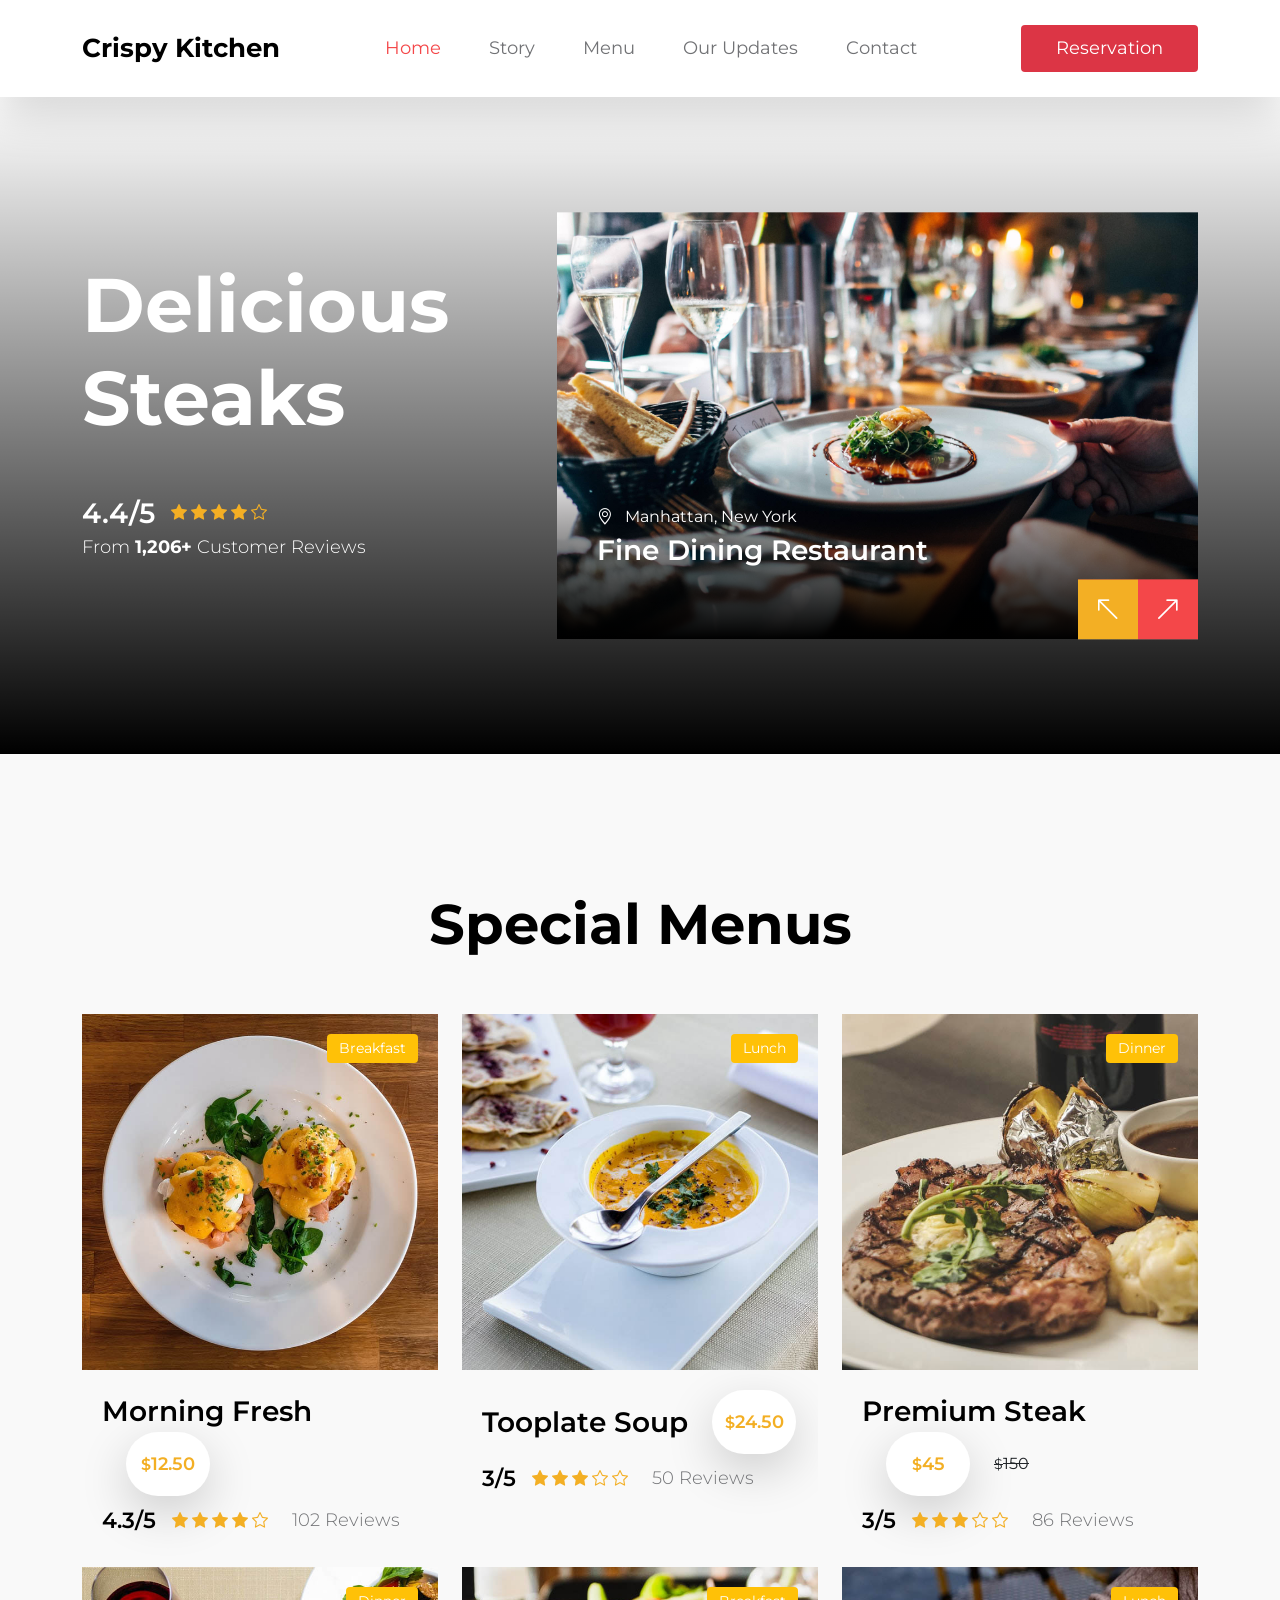
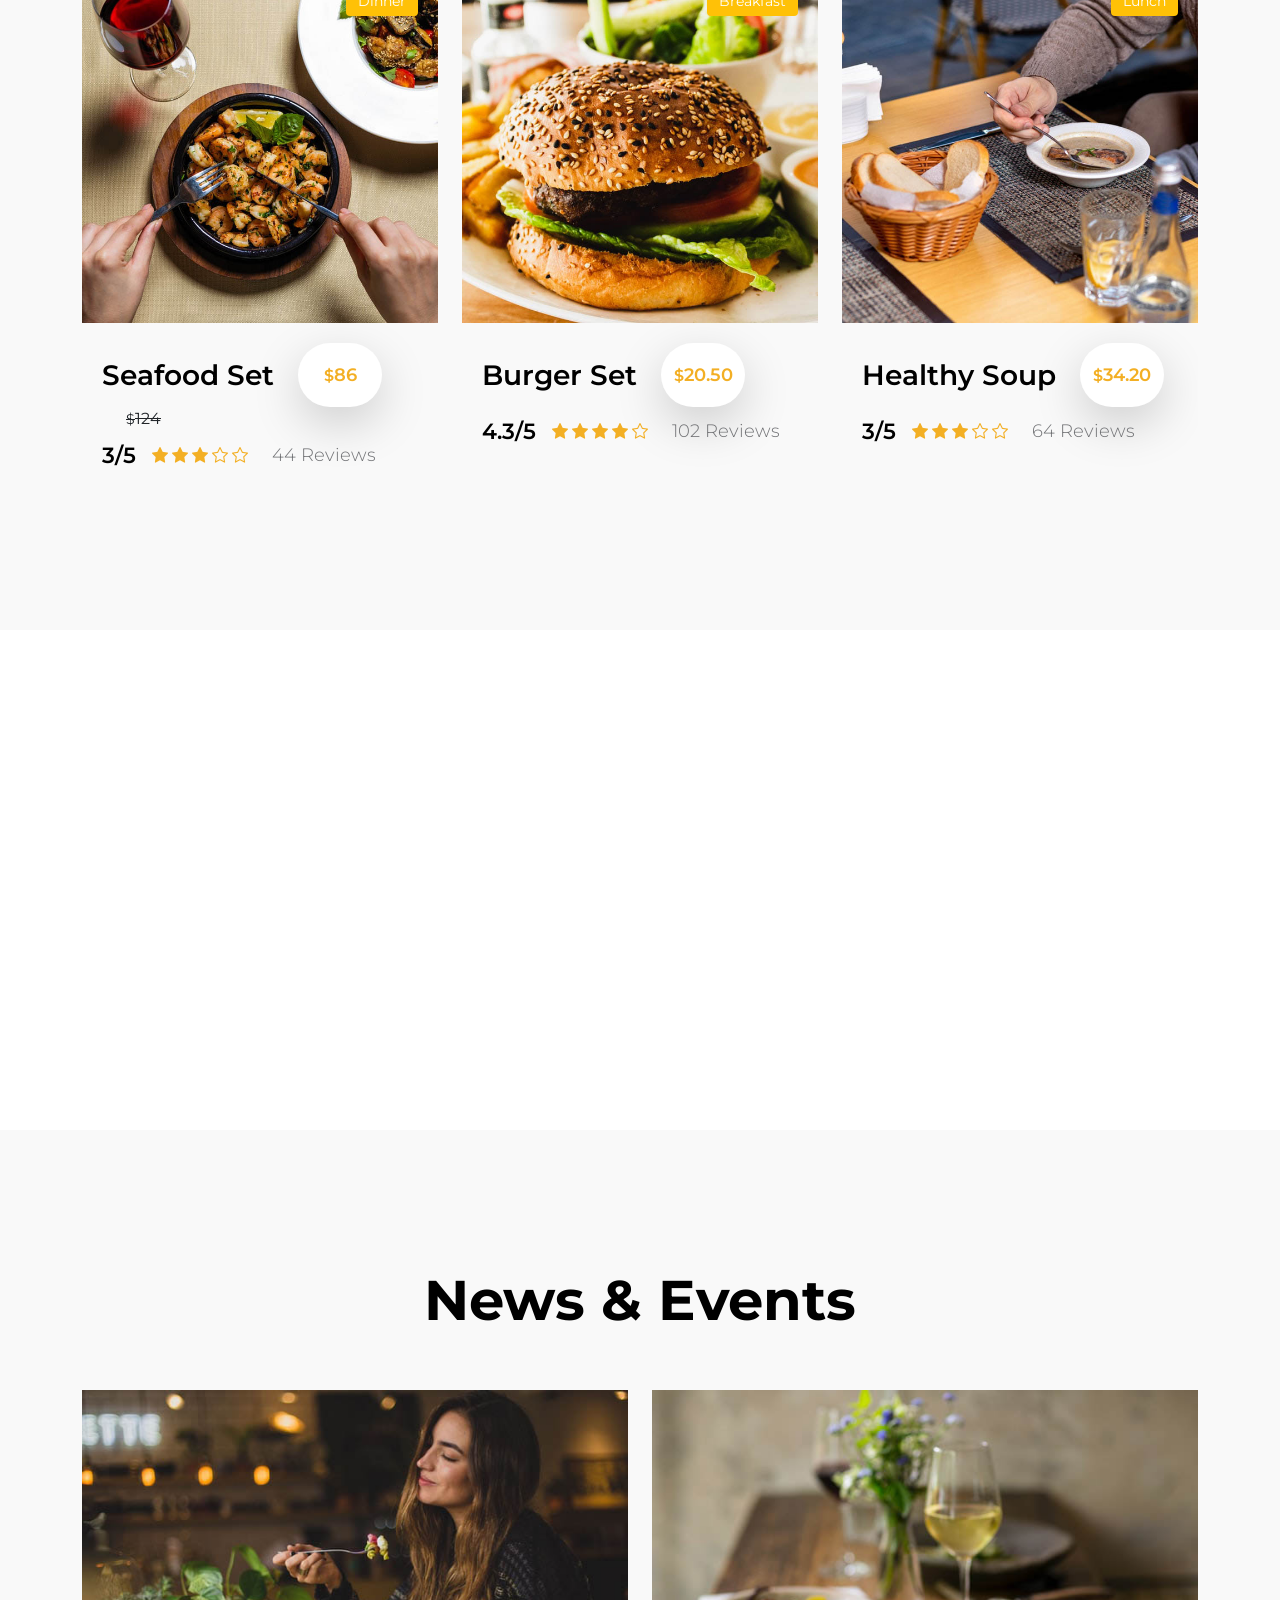
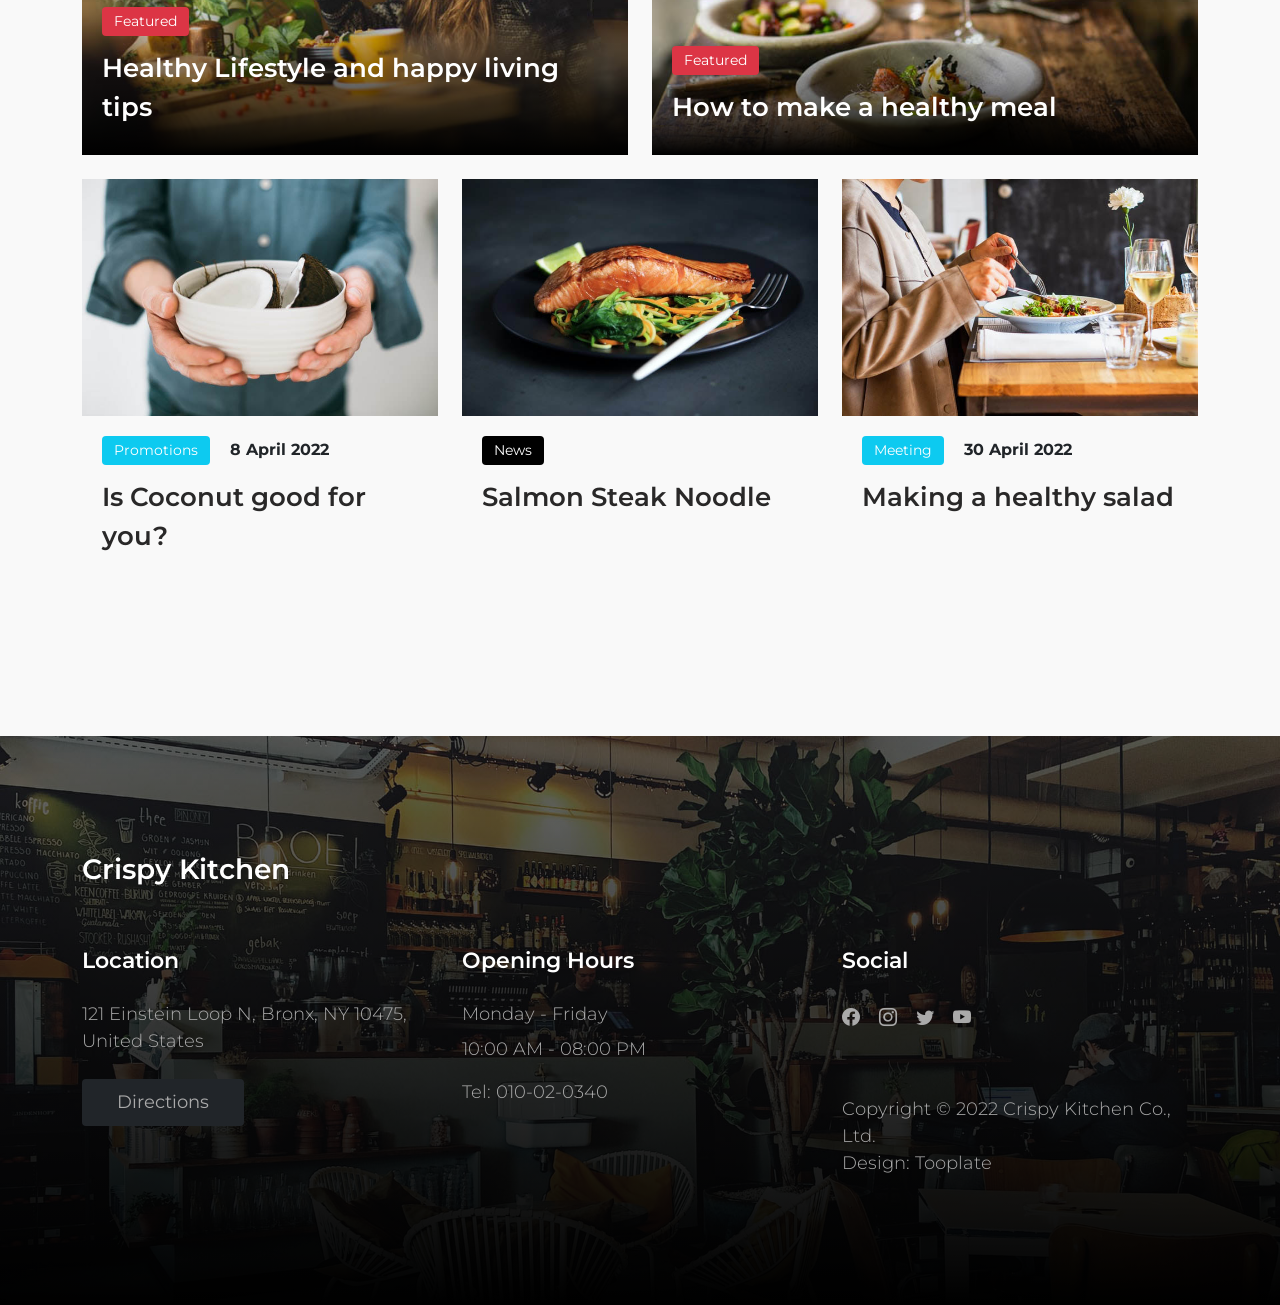
<file: KUNEFEZADE/KUNEFEZADE/index.html>
<!doctype html>
<html lang="en">
    <head>
        <meta charset="utf-8">
        <meta name="viewport" content="width=device-width, initial-scale=1">

        <meta name="description" content="">
        <meta name="author" content="">

        <title>Crispy Kitchen - Bootstrap 5 HTML Template</title>

        <!-- CSS FILES -->    
        <link rel="preconnect" href="https://fonts.googleapis.com">
        
        <link rel="preconnect" href="https://fonts.gstatic.com" crossorigin>
        
        <link href="https://fonts.googleapis.com/css2?family=Montserrat:wght@300;400;600;700&display=swap" rel="stylesheet">                    
        <link href="css/bootstrap.min.css" rel="stylesheet">

        <link href="css/bootstrap-icons.css" rel="stylesheet">

        <link href="css/tooplate-crispy-kitchen.css" rel="stylesheet">
        
<!--

Tooplate 2129 Crispy Kitchen

https://www.tooplate.com/view/2129-crispy-kitchen

-->
    </head>
    
    <body>
        
        <nav class="navbar navbar-expand-lg bg-white shadow-lg">
            <div class="container">
                <button class="navbar-toggler" type="button" data-bs-toggle="collapse" data-bs-target="#navbarNav" aria-controls="navbarNav" aria-expanded="false" aria-label="Toggle navigation">
                    <span class="navbar-toggler-icon"></span>
                </button>
                
                <a class="navbar-brand" href="index.html">
                    Crispy Kitchen
                </a>

                <div class="d-lg-none">
                    <button type="button" class="custom-btn btn btn-danger" data-bs-toggle="modal" data-bs-target="#BookingModal">Reservation</button>
                </div>

                <div class="collapse navbar-collapse" id="navbarNav">
                    <ul class="navbar-nav mx-auto">
                        <li class="nav-item">
                            <a class="nav-link active" href="index.html">Home</a>
                        </li>

                        <li class="nav-item">
                            <a class="nav-link" href="about.html">Story</a>
                        </li>

                        <li class="nav-item">
                            <a class="nav-link" href="menu.html">Menu</a>
                        </li>

                        <li class="nav-item">
                            <a class="nav-link" href="news.html">Our Updates</a>
                        </li>

                        <li class="nav-item">
                            <a class="nav-link" href="contact.html">Contact</a>
                        </li>
                    </ul>
                </div>

                <div class="d-none d-lg-block">
                    <button type="button" class="custom-btn btn btn-danger" data-bs-toggle="modal" data-bs-target="#BookingModal">Reservation</button>
                </div>

            </div>
        </nav>

        <main>

            <section class="hero">
                <div class="container">
                    <div class="row">

                        <div class="col-lg-5 col-12 m-auto">
                            <div class="heroText">

                                <h1 class="text-white mb-lg-5 mb-3">Delicious Steaks</h1>

                                <div class="c-reviews my-3 d-flex flex-wrap align-items-center">
                                    <div class="d-flex flex-wrap align-items-center">
                                        <h4 class="text-white mb-0 me-3">4.4/5</h4>

                                        <div class="reviews-stars">
                                            <i class="bi-star-fill reviews-icon"></i>
                                            <i class="bi-star-fill reviews-icon"></i>
                                            <i class="bi-star-fill reviews-icon"></i>
                                            <i class="bi-star-fill reviews-icon"></i>
                                            <i class="bi-star reviews-icon"></i>
                                        </div>
                                    </div>

                                    <p class="text-white w-100">From <strong>1,206+</strong> Customer Reviews</p>
                                </div>
                            </div>
                        </div>

                        <div class="col-lg-7 col-12">
                            <div id="carouselExampleCaptions" class="carousel carousel-fade hero-carousel slide" data-bs-ride="carousel">
                                <div class="carousel-inner">
                                    <div class="carousel-item active">
                                        <div class="carousel-image-wrap">
                                            <img src="images/slide/jay-wennington-N_Y88TWmGwA-unsplash.jpg" class="img-fluid carousel-image" alt="">
                                        </div>
                                        
                                        <div class="carousel-caption">
                                            <span class="text-white">
                                                <i class="bi-geo-alt me-2"></i>
                                                Manhattan, New York
                                            </span>

                                            <h4 class="hero-text">Fine Dining Restaurant</h4>
                                        </div>
                                    </div>

                                    <div class="carousel-item">
                                        <div class="carousel-image-wrap">
                                            <img src="images/slide/jason-leung-O67LZfeyYBk-unsplash.jpg" class="img-fluid carousel-image" alt="">
                                        </div>
                                        
                                        <div class="carousel-caption">
                                            <div class="d-flex align-items-center">
                                                <h4 class="hero-text">Steak</h4>

                                                <span class="price-tag ms-4"><small>$</small>26.50</span>
                                            </div>

                                            <div class="d-flex flex-wrap align-items-center">
                                                <h5 class="reviews-text mb-0 me-3">3.8/5</h5>

                                                <div class="reviews-stars">
                                                    <i class="bi-star-fill reviews-icon"></i>
                                                    <i class="bi-star-fill reviews-icon"></i>
                                                    <i class="bi-star-fill reviews-icon"></i>
                                                    <i class="bi-star reviews-icon"></i>
                                                    <i class="bi-star reviews-icon"></i>
                                                </div>
                                            </div>
                                        </div>
                                    </div>

                                    <div class="carousel-item">
                                        <div class="carousel-image-wrap">
                                            <img src="images/slide/ivan-torres-MQUqbmszGGM-unsplash.jpg" class="img-fluid carousel-image" alt="">
                                        </div>
                                        
                                        <div class="carousel-caption">
                                            <div class="d-flex align-items-center">
                                                <h4 class="hero-text">Sausage Pasta</h4>

                                                <span class="price-tag ms-4"><small>$</small>18.25</span>
                                            </div>

                                            <div class="d-flex flex-wrap align-items-center">
                                                <h5 class="reviews-text mb-0 me-3">4.2/5</h5>

                                                <div class="reviews-stars">
                                                    <i class="bi-star-fill reviews-icon"></i>
                                                    <i class="bi-star-fill reviews-icon"></i>
                                                    <i class="bi-star-fill reviews-icon"></i>
                                                    <i class="bi-star-fill reviews-icon"></i>
                                                    <i class="bi-star reviews-icon"></i>
                                                </div>
                                            </div>
                                        </div>
                                    </div>
                                </div>

                                <button class="carousel-control-prev" type="button" data-bs-target="#carouselExampleCaptions" data-bs-slide="prev">
                                    <span class="carousel-control-prev-icon" aria-hidden="true"></span>
                                    <span class="visually-hidden">Previous</span>
                                </button>

                                <button class="carousel-control-next" type="button" data-bs-target="#carouselExampleCaptions" data-bs-slide="next">
                                    <span class="carousel-control-next-icon" aria-hidden="true"></span>
                                    <span class="visually-hidden">Next</span>
                                </button>
                            </div>
                        </div>

                    </div>
                </div>

                <div class="video-wrap">
                    <video autoplay="" loop="" muted="" class="custom-video" poster="">
                        <source src="video/production_ID_3769033.mp4" type="video/mp4">
                        	Your browser does not support the video tag.
                    	</video>
                </div>

                <div class="overlay"></div>
            </section>

            <section class="menu section-padding">
                <div class="container">
                    <div class="row">

                        <div class="col-12">
                            <h2 class="text-center mb-lg-5 mb-4">Special Menus</h2>
                        </div>

                        <div class="col-lg-4 col-md-6 col-12">
                            <div class="menu-thumb">
                                <div class="menu-image-wrap">
                                    <img src="images/breakfast/brett-jordan-8xt8-HIFqc8-unsplash.jpg" class="img-fluid menu-image" alt="">

                                    <span class="menu-tag bg-warning">Breakfast</span>
                                </div>

                                <div class="menu-info d-flex flex-wrap align-items-center">
                                    <h4 class="mb-0">Morning Fresh</h4>

                                    <span class="price-tag bg-white shadow-lg ms-4"><small>$</small>12.50</span>

                                    <div class="d-flex flex-wrap align-items-center w-100 mt-2">
                                        <h6 class="reviews-text mb-0 me-3">4.3/5</h6>

                                        <div class="reviews-stars">
                                            <i class="bi-star-fill reviews-icon"></i>
                                            <i class="bi-star-fill reviews-icon"></i>
                                            <i class="bi-star-fill reviews-icon"></i>
                                            <i class="bi-star-fill reviews-icon"></i>
                                            <i class="bi-star reviews-icon"></i>
                                        </div>

                                        <p class="reviews-text mb-0 ms-4">102 Reviews</p>
                                    </div>
                                </div>
                            </div>
                        </div>

                        <div class="col-lg-4 col-md-6 col-12">
                            <div class="menu-thumb">
                                <div class="menu-image-wrap">
                                    <img src="images/lunch/farhad-ibrahimzade-MGKqxm6u2bc-unsplash.jpg" class="img-fluid menu-image" alt="">

                                    <span class="menu-tag bg-warning">Lunch</span>
                                </div>

                                <div class="menu-info d-flex flex-wrap align-items-center">
                                    <h4 class="mb-0">Tooplate Soup</h4>

                                    <span class="price-tag bg-white shadow-lg ms-4"><small>$</small>24.50</span>

                                    <div class="d-flex flex-wrap align-items-center w-100 mt-2">
                                        <h6 class="reviews-text mb-0 me-3">3/5</h6>

                                        <div class="reviews-stars">
                                            <i class="bi-star-fill reviews-icon"></i>
                                            <i class="bi-star-fill reviews-icon"></i>
                                            <i class="bi-star-fill reviews-icon"></i>
                                            <i class="bi-star reviews-icon"></i>
                                            <i class="bi-star reviews-icon"></i>
                                        </div>

                                        <p class="reviews-text mb-0 ms-4">50 Reviews</p>
                                    </div>
                                </div>
                            </div>
                        </div>

                        <div class="col-lg-4 col-md-6 col-12">
                            <div class="menu-thumb">
                                <div class="menu-image-wrap">
                                    <img src="images/dinner/keriliwi-c3mFafsFz2w-unsplash.jpg" class="img-fluid menu-image" alt="">

                                    <span class="menu-tag bg-warning">Dinner</span>
                                </div>

                                <div class="menu-info d-flex flex-wrap align-items-center">
                                    <h4 class="mb-0">Premium Steak</h4>

                                    <span class="price-tag bg-white shadow-lg ms-4"><small>$</small>45</span>

                                    <del class="ms-4"><small>$</small>150</del>

                                    <div class="d-flex flex-wrap align-items-center w-100 mt-2">
                                        <h6 class="reviews-text mb-0 me-3">3/5</h6>

                                        <div class="reviews-stars">
                                            <i class="bi-star-fill reviews-icon"></i>
                                            <i class="bi-star-fill reviews-icon"></i>
                                            <i class="bi-star-fill reviews-icon"></i>
                                            <i class="bi-star reviews-icon"></i>
                                            <i class="bi-star reviews-icon"></i>
                                        </div>

                                        <p class="reviews-text mb-0 ms-4">86 Reviews</p>
                                    </div>
                                </div>
                            </div>
                        </div>

                        <div class="col-lg-4 col-md-6 col-12">
                            <div class="menu-thumb">
                                <div class="menu-image-wrap">
                                    <img src="images/dinner/farhad-ibrahimzade-ZipYER3NLhY-unsplash.jpg" class="img-fluid menu-image" alt="">

                                    <span class="menu-tag bg-warning">Dinner</span>
                                </div>

                                <div class="menu-info d-flex flex-wrap align-items-center">
                                    <h4 class="mb-0">Seafood Set</h4>

                                    <span class="price-tag bg-white shadow-lg ms-4"><small>$</small>86</span>

                                    <del class="ms-4"><small>$</small>124</del>

                                    <div class="d-flex flex-wrap align-items-center w-100 mt-2">
                                        <h6 class="reviews-text mb-0 me-3">3/5</h6>

                                        <div class="reviews-stars">
                                            <i class="bi-star-fill reviews-icon"></i>
                                            <i class="bi-star-fill reviews-icon"></i>
                                            <i class="bi-star-fill reviews-icon"></i>
                                            <i class="bi-star reviews-icon"></i>
                                            <i class="bi-star reviews-icon"></i>
                                        </div>

                                        <p class="reviews-text mb-0 ms-4">44 Reviews</p>
                                    </div>
                                </div>
                            </div>
                        </div>

                        <div class="col-lg-4 col-md-6 col-12">
                            <div class="menu-thumb">
                                <div class="menu-image-wrap">
                                    <img src="images/breakfast/louis-hansel-dphM2U1xq0U-unsplash.jpg" class="img-fluid menu-image" alt="">

                                    <span class="menu-tag bg-warning">Breakfast</span>
                                </div>

                                <div class="menu-info d-flex flex-wrap align-items-center">
                                    <h4 class="mb-0">Burger Set</h4>

                                    <span class="price-tag bg-white shadow-lg ms-4"><small>$</small>20.50</span>

                                    <div class="d-flex flex-wrap align-items-center w-100 mt-2">
                                        <h6 class="reviews-text mb-0 me-3">4.3/5</h6>

                                        <div class="reviews-stars">
                                            <i class="bi-star-fill reviews-icon"></i>
                                            <i class="bi-star-fill reviews-icon"></i>
                                            <i class="bi-star-fill reviews-icon"></i>
                                            <i class="bi-star-fill reviews-icon"></i>
                                            <i class="bi-star reviews-icon"></i>
                                        </div>

                                        <p class="reviews-text mb-0 ms-4">102 Reviews</p>
                                    </div>
                                </div>
                            </div>
                        </div>

                        <div class="col-lg-4 col-md-6 col-12">
                            <div class="menu-thumb">
                                <div class="menu-image-wrap">
                                    <img src="images/lunch/farhad-ibrahimzade-D5c9ZciQy_I-unsplash.jpg" class="img-fluid menu-image" alt="">

                                    <span class="menu-tag bg-warning">Lunch</span>
                                </div>

                                <div class="menu-info d-flex flex-wrap align-items-center">
                                    <h4 class="mb-0">Healthy Soup</h4>

                                    <span class="price-tag bg-white shadow-lg ms-4"><small>$</small>34.20</span>

                                    <div class="d-flex flex-wrap align-items-center w-100 mt-2">
                                        <h6 class="reviews-text mb-0 me-3">3/5</h6>

                                        <div class="reviews-stars">
                                            <i class="bi-star-fill reviews-icon"></i>
                                            <i class="bi-star-fill reviews-icon"></i>
                                            <i class="bi-star-fill reviews-icon"></i>
                                            <i class="bi-star reviews-icon"></i>
                                            <i class="bi-star reviews-icon"></i>
                                        </div>

                                        <p class="reviews-text mb-0 ms-4">64 Reviews</p>
                                    </div>
                                </div>
                            </div>
                        </div>

                    </div>
                </div>
            </section>

            <section class="BgImage"></section>

            <section class="news section-padding">
                <div class="container">
                    <div class="row">

                        <h2 class="text-center mb-lg-5 mb-4">News &amp; Events</h2>

                        <div class="col-lg-6 col-md-6 col-12">
                            <div class="news-thumb mb-4">
                                <a href="news-detail.html">
                                    <img src="images/news/pablo-merchan-montes-Orz90t6o0e4-unsplash.jpg" class="img-fluid news-image" alt="">
                                </a>
                                
                                <div class="news-text-info news-text-info-large">
                                    <span class="category-tag bg-danger">Featured</span>

                                    <h5 class="news-title mt-2">
                                        <a href="news-detail.html" class="news-title-link">Healthy Lifestyle and happy living tips</a>
                                    </h5>
                                </div>
                            </div> 
                        </div>

                        <div class="col-lg-6 col-md-6 col-12">
                            <div class="news-thumb mb-4">
                                <a href="news-detail.html">
                                    <img src="images/news/stefan-johnson-xIFbDeGcy44-unsplash.jpg" class="img-fluid news-image" alt="">
                                </a>
                                
                                <div class="news-text-info news-text-info-large">
                                    <span class="category-tag bg-danger">Featured</span>

                                    <h5 class="news-title mt-2">
                                        <a href="news-detail.html" class="news-title-link">How to make a healthy meal</a>
                                    </h5>
                                </div>
                            </div> 
                        </div>

                        <div class="col-lg-4 col-md-4 col-12">
                            <div class="news-thumb mb-lg-0 mb-lg-4 mb-0">
                                <a href="news-detail.html">
                                    <img src="images/news/gilles-lambert-S_LhjpfIdm4-unsplash.jpg" class="img-fluid news-image" alt="">
                                </a>
                                
                                <div class="news-text-info">
                                    <span class="category-tag me-3 bg-info">Promotions</span>

                                    <strong>8 April 2022</strong>

                                    <h5 class="news-title mt-2">
                                        <a href="news-detail.html" class="news-title-link">Is Coconut good for you?</a>
                                    </h5>
                                </div>
                            </div> 
                        </div>

                        <div class="col-lg-4 col-md-4 col-12">
                            <div class="news-thumb mb-lg-0 mb-lg-4 mb-2">
                                <a href="news-detail.html">
                                    <img src="images/news/caroline-attwood-bpPTlXWTOvg-unsplash.jpg" class="img-fluid news-image" alt="">
                                </a>
                                
                                <div class="news-text-info">
                                    <span class="category-tag">News</span>

                                    <h5 class="news-title mt-2">
                                        <a href="news-detail.html" class="news-title-link">Salmon Steak Noodle</a>
                                    </h5>
                                </div>
                            </div> 
                        </div>

                        <div class="col-lg-4 col-md-6 col-12">
                            <div class="news-thumb mb-4">
                                <a href="news-detail.html">
                                    <img src="images/news/louis-hansel-GiIiRV0FjwU-unsplash.jpg" class="img-fluid news-image" alt="">
                                </a>
                                
                                <div class="news-text-info">
                                    <span class="category-tag me-3 bg-info">Meeting</span>

                                    <strong>30 April 2022</strong>

                                    <h5 class="news-title mt-2">
                                        <a href="news-detail.html" class="news-title-link">Making a healthy salad</a>
                                    </h5>
                                </div>
                            </div> 
                        </div>

                    </div>
                </div>
            </section>

        </main>

        <footer class="site-footer section-padding">
            
            <div class="container">
                
                <div class="row">

                    <div class="col-12">
                        <h4 class="text-white mb-4 me-5">Crispy Kitchen</h4>
                    </div>

                    <div class="col-lg-4 col-md-7 col-xs-12 tooplate-mt30">
                        <h6 class="text-white mb-lg-4 mb-3">Location</h6>

                        <p>121 Einstein Loop N, Bronx, NY 10475, United States</p>

                        <a href="https://goo.gl/maps/wZVGLA7q64uC1s886" class="custom-btn btn btn-dark mt-2">Directions</a>
                    </div>

                    <div class="col-lg-4 col-md-5 col-xs-12 tooplate-mt30">
                        <h6 class="text-white mb-lg-4 mb-3">Opening Hours</h6>

                        <p class="mb-2">Monday - Friday</p>

                        <p>10:00 AM - 08:00 PM</p>

                        <p>Tel: <a href="tel: 010-02-0340" class="tel-link">010-02-0340</a></p>
                    </div>

                    <div class="col-lg-4 col-md-6 col-xs-12 tooplate-mt30">
                        <h6 class="text-white mb-lg-4 mb-3">Social</h6>

                        <ul class="social-icon">
                            <li><a href="#" class="social-icon-link bi-facebook"></a></li>

                            <li><a href="#" class="social-icon-link bi-instagram"></a></li>

                            <li><a href="https://twitter.com/search?q=tooplate.com&src=typed_query&f=live" target="_blank"
                            	 class="social-icon-link bi-twitter"></a></li>

                            <li><a href="#" class="social-icon-link bi-youtube"></a></li>
                        </ul>
                    
                        <p class="copyright-text tooplate-mt60">Copyright © 2022 Crispy Kitchen Co., Ltd.
                        <br>Design: <a rel="nofollow" href="https://www.tooplate.com/" target="_blank">Tooplate</a></p>
                        
                    </div>

                </div><!-- row ending -->
                
             </div><!-- container ending -->
             
        </footer>

        <!-- Modal -->
        <div class="modal fade" id="BookingModal" tabindex="-1" aria-labelledby="BookingModal" aria-hidden="true">
            <div class="modal-dialog modal-dialog-centered modal-xl">
                <div class="modal-content">
                    <div class="modal-header">
                        <h3 class="mb-0">Reserve a table</h3>

                        <button type="button" class="btn-close" data-bs-dismiss="modal" aria-label="Close"></button>
                    </div>

                    <div class="modal-body d-flex flex-column justify-content-center">
                        <div class="booking">
                            
                            <form class="booking-form row" role="form" action="#" method="post">
                                <div class="col-lg-6 col-12">
                                    <label for="name" class="form-label">Full Name</label>

                                    <input type="text" name="name" id="name" class="form-control" placeholder="Your Name" required>
                                </div>

                                <div class="col-lg-6 col-12">
                                    <label for="email" class="form-label">Email Address</label>

                                    <input type="email" name="email" id="email" pattern="[^ @]*@[^ @]*" class="form-control" placeholder="your@email.com" required>
                                </div>

                                <div class="col-lg-6 col-12">
                                    <label for="phone" class="form-label">Phone Number</label>

                                    <input type="telephone" name="phone" id="phone" pattern="[0-9]{3}-[0-9]{3}-[0-9]{4}" class="form-control" placeholder="123-456-7890">
                                </div>

                                <div class="col-lg-6 col-12">
                                    <label for="people" class="form-label">Number of persons</label>

                                    <input type="text" name="people" id="people" class="form-control" placeholder="12 persons">
                                </div>

                                <div class="col-lg-6 col-12">
                                    <label for="date" class="form-label">Date</label>

                                    <input type="date" name="date" id="date" value="" class="form-control">
                                </div>

                                <div class="col-lg-6 col-12">
                                    <label for="time" class="form-label">Time</label>

                                    <select class="form-select form-control" name="time" id="time">
                                      <option value="5" selected>5:00 PM</option>
                                      <option value="6">6:00 PM</option>
                                      <option value="7">7:00 PM</option>
                                      <option value="8">8:00 PM</option>
                                      <option value="9">9:00 PM</option>
                                    </select>
                                </div>

                                <div class="col-12">
                                    <label for="message" class="form-label">Special Request</label>

                                    <textarea class="form-control" rows="4" id="message" name="message" placeholder=""></textarea>
                                </div>

                                <div class="col-lg-4 col-12 ms-auto">
                                    <button type="submit" class="form-control">Submit Request</button>
                                </div>
                            </form>
                        </div>
                    </div>

                    <div class="modal-footer"></div>
                    
                </div>
                
            </div>
        </div>

        <!-- JAVASCRIPT FILES -->
        <script src="js/jquery.min.js"></script>
        <script src="js/bootstrap.bundle.min.js"></script>
        <script src="js/custom.js"></script>

    </body>
</html>
</file>
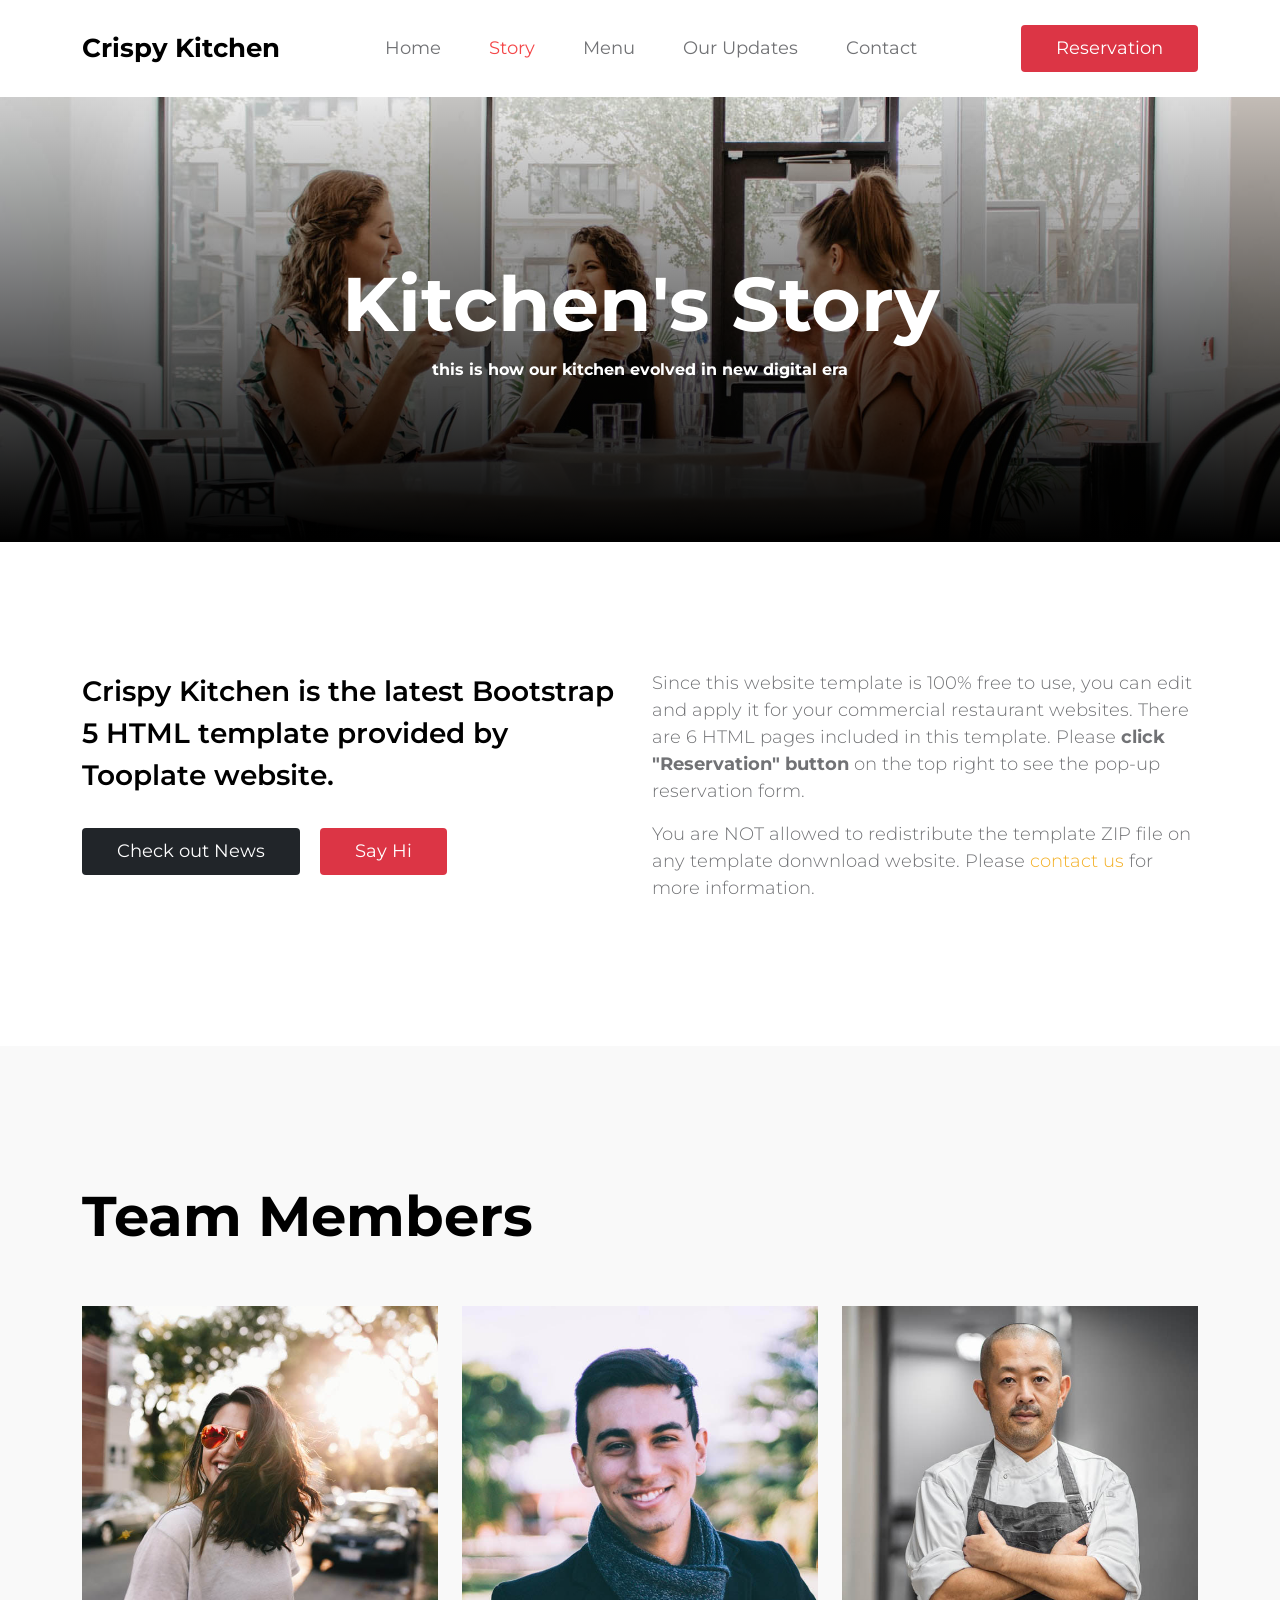
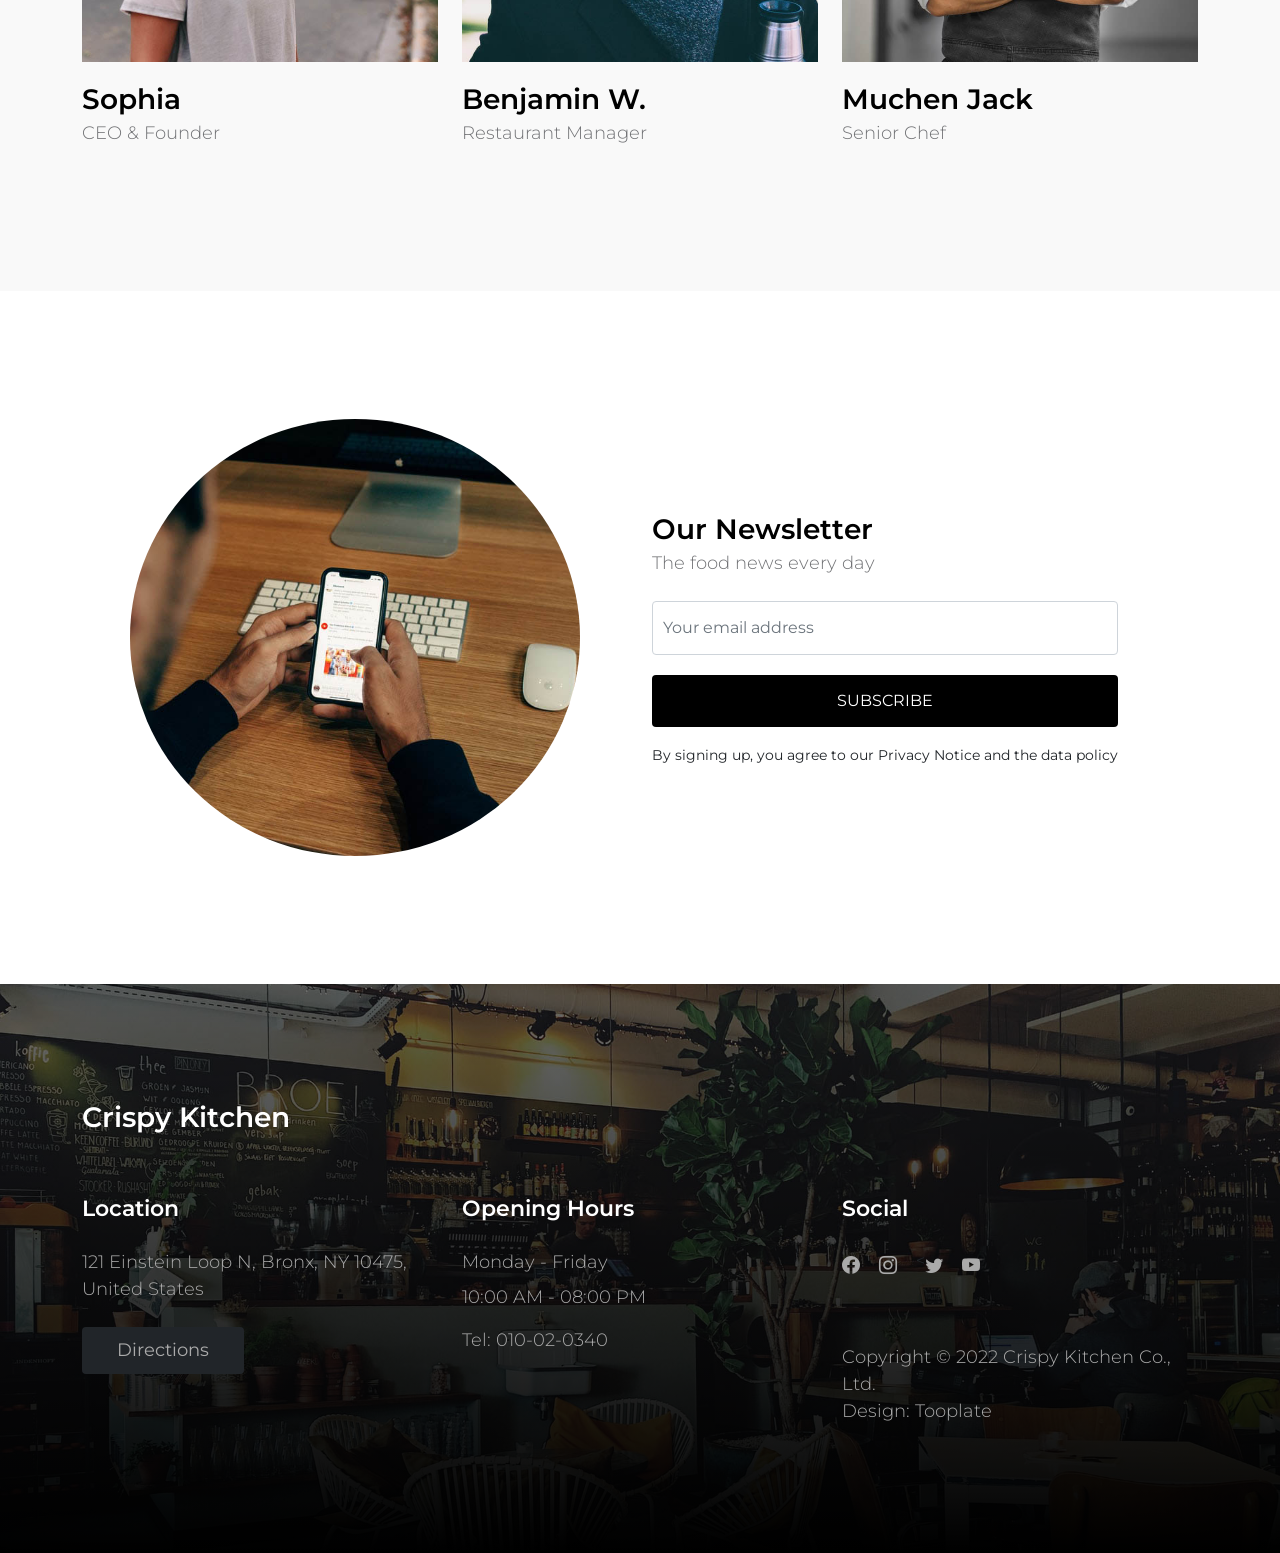
<file: KUNEFEZADE/KUNEFEZADE/about.html>
<!doctype html>
<html lang="en">
    <head>
        <meta charset="utf-8">
        <meta name="viewport" content="width=device-width, initial-scale=1">

        <meta name="description" content="">
        <meta name="author" content="">

        <title>About Crispy Kitchen HTML Template</title>

        <!-- CSS FILES -->        
        <link rel="preconnect" href="https://fonts.googleapis.com">
        
        <link rel="preconnect" href="https://fonts.gstatic.com" crossorigin>
        
        <link href="https://fonts.googleapis.com/css2?family=Montserrat:wght@300;400;600;700&display=swap" rel="stylesheet">                
        <link href="css/bootstrap.min.css" rel="stylesheet">

        <link href="css/bootstrap-icons.css" rel="stylesheet">

        <link href="css/tooplate-crispy-kitchen.css" rel="stylesheet">
<!--

Tooplate 2129 Crispy Kitchen

https://www.tooplate.com/view/2129-crispy-kitchen

-->
    </head>
    
    <body>
        
        <nav class="navbar navbar-expand-lg bg-white shadow-lg">
            <div class="container">
                <button class="navbar-toggler" type="button" data-bs-toggle="collapse" data-bs-target="#navbarNav" aria-controls="navbarNav" aria-expanded="false" aria-label="Toggle navigation">
                    <span class="navbar-toggler-icon"></span>
                </button>
                
                <a class="navbar-brand" href="index.html">
                    Crispy Kitchen
                </a>

                <div class="d-lg-none">
                    <button type="button" class="custom-btn btn btn-danger" data-bs-toggle="modal" data-bs-target="#BookingModal">Reservation</button>
                </div>

                <div class="collapse navbar-collapse" id="navbarNav">
                    <ul class="navbar-nav mx-auto">
                        <li class="nav-item">
                            <a class="nav-link" href="index.html">Home</a>
                        </li>

                        <li class="nav-item">
                            <a class="nav-link active" href="about.html">Story</a>
                        </li>

                        <li class="nav-item">
                            <a class="nav-link" href="menu.html">Menu</a>
                        </li>

                        <li class="nav-item">
                            <a class="nav-link" href="news.html">Our Updates</a>
                        </li>

                        <li class="nav-item">
                            <a class="nav-link" href="contact.html">Contact</a>
                        </li>
                    </ul>
                </div>

                <div class="d-none d-lg-block">
                    <button type="button" class="custom-btn btn btn-danger" data-bs-toggle="modal" data-bs-target="#BookingModal">Reservation</button>
                </div>

            </div>
        </nav>

        <main>

            <header class="site-header site-about-header">
                <div class="container">
                    <div class="row">

                        <div class="col-lg-10 col-12 mx-auto">
                            <h1 class="text-white">Kitchen's Story</h1>

                            <strong class="text-white">this is how our kitchen evolved in new digital era</strong>
                        </div>

                    </div>
                </div>

                <div class="overlay"></div>
            </header>

            <section class="about section-padding bg-white">
                <div class="container">
                    <div class="row">

                        <div class="col-lg-6 col-12 mb-2">
                            <h4 class="mb-3">Crispy Kitchen is the latest Bootstrap 5 HTML template provided by Tooplate website.</h4>

                            <a href="news.html" class="custom-btn btn btn-dark mt-3">Check out News</a>

                            <a href="contact.html" class="custom-btn btn btn-danger mt-3 ms-3">Say Hi</a>
                        </div>

                        <div class="col-lg-6 col-12">
                        
                        	<p>Since this website template is 100% free to use, you can edit and apply it for your commercial restaurant websites. There are 6 HTML pages included in this template. Please <strong>click "Reservation" button</strong> on the top right to see the pop-up reservation form.</p>
                        
                            <p>You are NOT allowed to redistribute the template ZIP file on any template donwnload website. Please <a href="https://www.tooplate.com/contact" target="_blank">contact us</a> for more information.</p>

                        </div>

                    </div>
                </div>
            </section>

            <section class="about section-padding">
                <div class="container">
                    <div class="row">

                        <div class="col-12">
                            <h2 class="mb-5">Team Members</h2>
                        </div>

                        <div class="col-lg-4 col-12">
                            <div class="team-thumb">
                                <img src="images/team/matthew-hamilton-tNCH0sKSZbA-unsplash.jpg" class="img-fluid team-image" alt="">
                                
                                <div class="team-info">
                                    <h4 class="mt-3 mb-0">Sophia</h4>

                                    <p>CEO &amp; Founder</p>
                                </div>
                            </div>
                        </div>

                        <div class="col-lg-4 col-12 my-lg-0 my-4">
                            <div class="team-thumb">
                                <img src="images/team/nicolas-horn-MTZTGvDsHFY-unsplash.jpg" class="img-fluid team-image" alt="">

                                <h4 class="mt-3 mb-0">Benjamin W.</h4>

                                <p>Restaurant Manager</p>
                            </div>
                        </div>

                        <div class="col-lg-4 col-12">
                            <div class="team-thumb">
                                <img src="images/team/rc-cf-FMh5o5m5N9E-unsplash.jpg" class="img-fluid team-image" alt="">
                                
                                <h4 class="mt-3 mb-0">Muchen Jack</h4>

                                <p>Senior Chef</p>
                            </div>
                        </div>

                    </div>
                </div>
            </section>
            
            <section class="newsletter section-padding bg-white">
                <div class="container">
                    <div class="row">

                        <div class="col-lg-6 col-12">
                            <img src="images/charles-deluvio-FdDkfYFHqe4-unsplash.jpg" class="img-fluid newsletter-image" alt="">
                        </div>

                        <div class="col-lg-6 col-12 d-flex align-items-center mt-5 mt-lg-0 mx-auto">
                            <div class="subscribe-form-wrap">
                                <h4 class="mb-0">Our Newsletter</h4>

                                <p>The food news every day</p>

                                <form class="custom-form subscribe-form mt-4" role="form">
                                    <input type="email" name="subscribe-email" id="subscribe-email" pattern="[^ @]*@[^ @]*" class="form-control" placeholder="Your email address" required="">

                                    <button type="submit" class="form-control mb-3" id="subscribe">Subscribe</button>

                                    <small>By signing up, you agree to our Privacy Notice and the data policy</small>
                                    </div>
                                </form>
                            </div>
                        </div>

                    </div>
                </div>
            </section>

        </main>

        <footer class="site-footer section-padding">
            
            <div class="container">
                
                <div class="row">

                    <div class="col-12">
                        <h4 class="text-white mb-4 me-5">Crispy Kitchen</h4>
                    </div>

                    <div class="col-lg-4 col-md-7 col-xs-12 tooplate-mt30">
                        <h6 class="text-white mb-lg-4 mb-3">Location</h6>

                        <p>121 Einstein Loop N, Bronx, NY 10475, United States</p>

                        <a href="https://goo.gl/maps/wZVGLA7q64uC1s886" class="custom-btn btn btn-dark mt-2">Directions</a>
                    </div>

                    <div class="col-lg-4 col-md-5 col-xs-12 tooplate-mt30">
                        <h6 class="text-white mb-lg-4 mb-3">Opening Hours</h6>

                        <p class="mb-2">Monday - Friday</p>

                        <p>10:00 AM - 08:00 PM</p>

                        <p>Tel: <a href="tel: 010-02-0340" class="tel-link">010-02-0340</a></p>
                    </div>

                    <div class="col-lg-4 col-md-6 col-xs-12 tooplate-mt30">
                        <h6 class="text-white mb-lg-4 mb-3">Social</h6>

                        <ul class="social-icon">
                            <li><a href="#" class="social-icon-link bi-facebook"></a></li>

                            <li><a href="#" class="social-icon-link bi-instagram"></a></li>

                            <<li><a href="https://twitter.com/search?q=tooplate.com&src=typed_query&f=live" target="_blank"
                            	 class="social-icon-link bi-twitter"></a></li>

                            <li><a href="#" class="social-icon-link bi-youtube"></a></li>
                        </ul>
                    
                        <p class="copyright-text tooplate-mt60">Copyright © 2022 Crispy Kitchen Co., Ltd.
                        <br>Design: <a rel="nofollow" href="https://www.tooplate.com/" target="_blank">Tooplate</a></p>
                        
                    </div>

                </div><!-- row ending -->
                
             </div><!-- container ending -->
             
        </footer>

        <!-- Modal -->
        <div class="modal fade" id="BookingModal" tabindex="-1" aria-labelledby="BookingModal" aria-hidden="true">
            <div class="modal-dialog modal-dialog-centered modal-xl">
                <div class="modal-content">
                    <div class="modal-header">
                        <h3 class="mb-0">Reserve a table</h3>

                        <button type="button" class="btn-close" data-bs-dismiss="modal" aria-label="Close"></button>
                    </div>

                    <div class="modal-body d-flex flex-column justify-content-center">
                        <div class="booking">
                            
                            <form class="booking-form row" role="form" action="#" method="post">
                                <div class="col-lg-6 col-12">
                                    <label for="name" class="form-label">Full Name</label>

                                    <input type="text" name="name" id="name" class="form-control" placeholder="Your Name" required>
                                </div>

                                <div class="col-lg-6 col-12">
                                    <label for="email" class="form-label">Email Address</label>

                                    <input type="email" name="email" id="email" pattern="[^ @]*@[^ @]*" class="form-control" placeholder="your@email.com" required>
                                </div>

                                <div class="col-lg-6 col-12">
                                    <label for="phone" class="form-label">Phone Number</label>

                                    <input type="telephone" name="phone" id="phone" pattern="[0-9]{3}-[0-9]{3}-[0-9]{4}" class="form-control" placeholder="123-456-7890">
                                </div>

                                <div class="col-lg-6 col-12">
                                    <label for="people" class="form-label">Number of persons</label>

                                    <input type="text" name="people" id="people" class="form-control" placeholder="12 persons">
                                </div>

                                <div class="col-lg-6 col-12">
                                    <label for="date" class="form-label">Date</label>

                                    <input type="date" name="date" id="date" value="" class="form-control">
                                </div>

                                <div class="col-lg-6 col-12">
                                    <label for="time" class="form-label">Time</label>

                                    <select class="form-select form-control" name="time" id="time">
                                      <option value="5" selected>5:00 PM</option>
                                      <option value="6">6:00 PM</option>
                                      <option value="7">7:00 PM</option>
                                      <option value="8">8:00 PM</option>
                                      <option value="9">9:00 PM</option>
                                    </select>
                                </div>

                                <div class="col-12">
                                    <label for="message" class="form-label">Special Request</label>

                                    <textarea class="form-control" rows="4" id="message" name="message" placeholder=""></textarea>
                                </div>

                                <div class="col-lg-4 col-12 ms-auto">
                                    <button type="submit" class="form-control">Submit Request</button>
                                </div>
                            </form>
                        </div>
                    </div>

                    <div class="modal-footer"></div>
                    
                </div>
                
            </div>
        </div>

        <!-- JAVASCRIPT FILES -->
        <script src="js/jquery.min.js"></script>
        <script src="js/bootstrap.bundle.min.js"></script>
        <script src="js/custom.js"></script>

    </body>
</html>
</file>
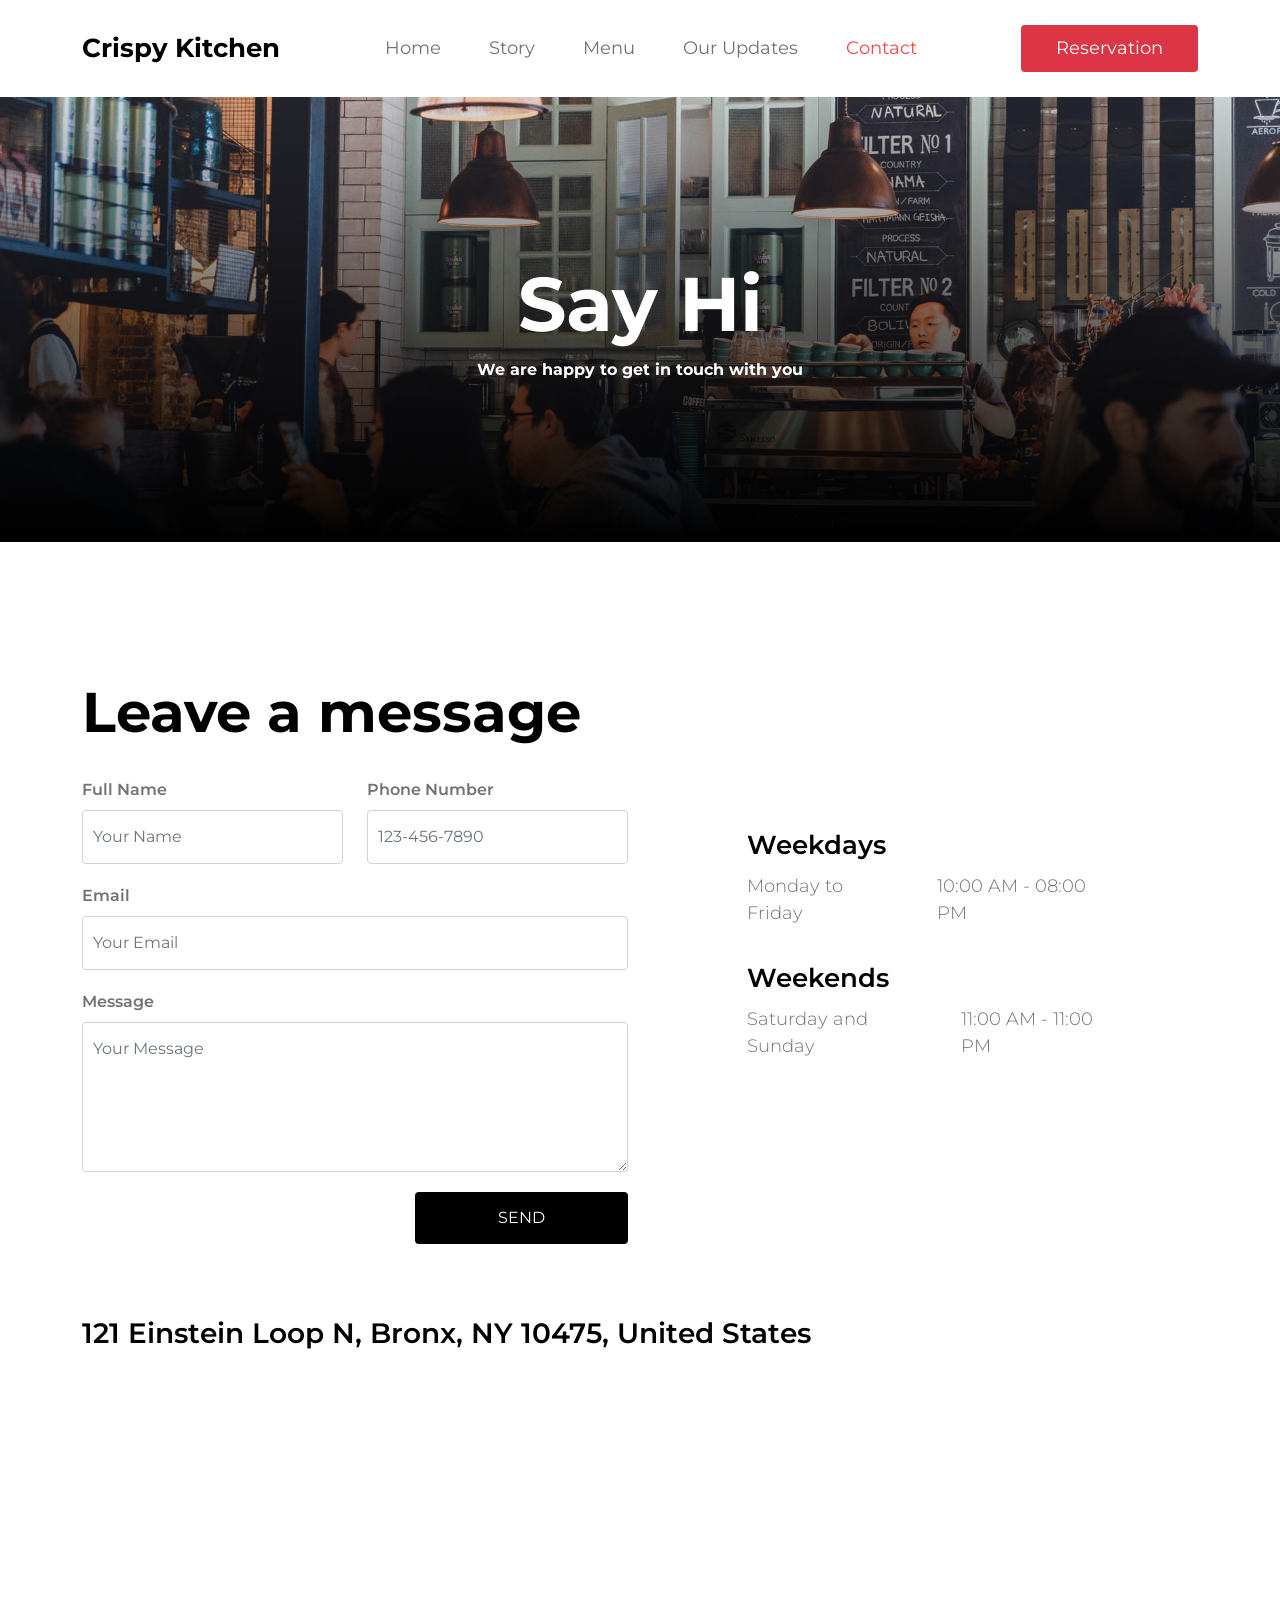
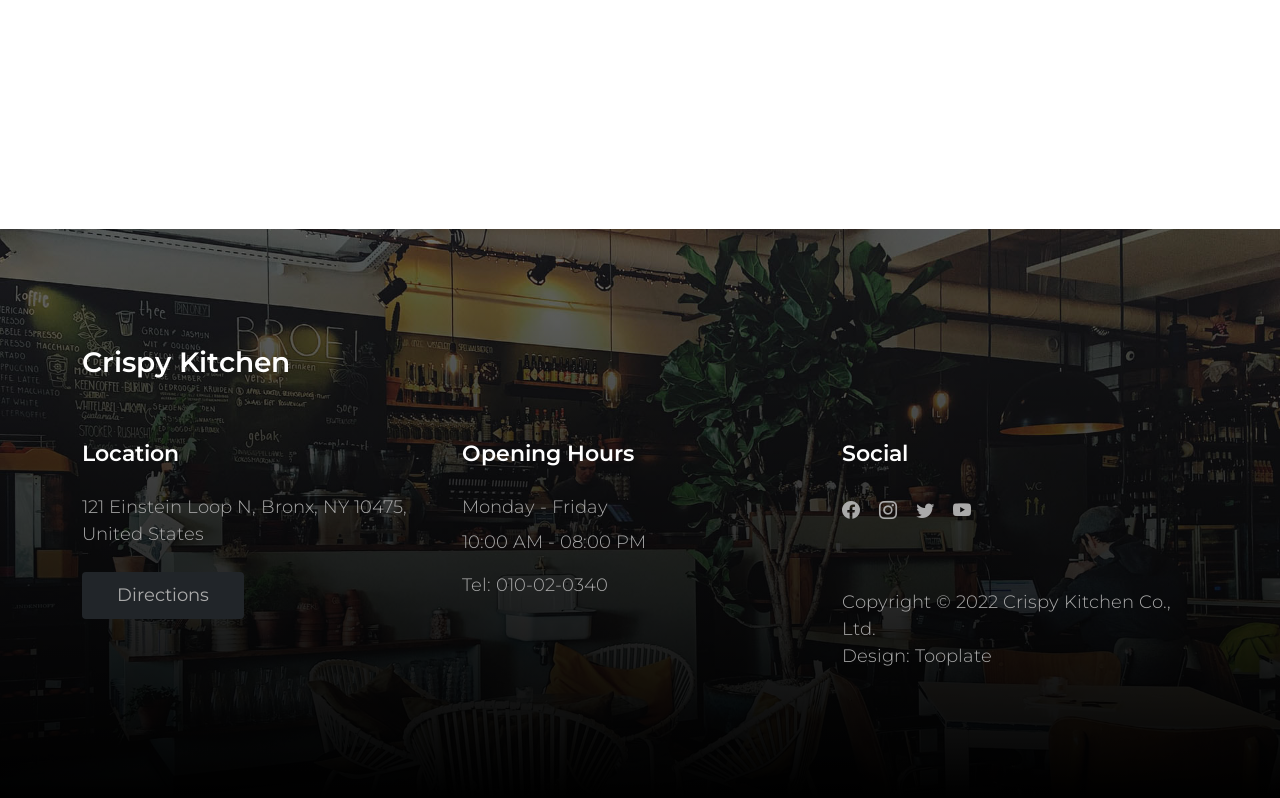
<file: KUNEFEZADE/KUNEFEZADE/contact.html>
<!doctype html>
<html lang="en">
    <head>
        <meta charset="utf-8">
        <meta name="viewport" content="width=device-width, initial-scale=1">

        <meta name="description" content="">
        <meta name="author" content="">

        <title>Crispy Kitchen - Contact Page</title>

        <!-- CSS FILES -->        
        <link rel="preconnect" href="https://fonts.googleapis.com">
        
        <link rel="preconnect" href="https://fonts.gstatic.com" crossorigin>
        
        <link href="https://fonts.googleapis.com/css2?family=Montserrat:wght@300;400;600;700&display=swap" rel="stylesheet">                
        <link href="css/bootstrap.min.css" rel="stylesheet">

        <link href="css/bootstrap-icons.css" rel="stylesheet">

        <link href="css/tooplate-crispy-kitchen.css" rel="stylesheet">
<!--

Tooplate 2129 Crispy Kitchen

https://www.tooplate.com/view/2129-crispy-kitchen

-->
    </head>
    
    <body>
        
        <nav class="navbar navbar-expand-lg bg-white shadow-lg">
            <div class="container">
                <button class="navbar-toggler" type="button" data-bs-toggle="collapse" data-bs-target="#navbarNav" aria-controls="navbarNav" aria-expanded="false" aria-label="Toggle navigation">
                    <span class="navbar-toggler-icon"></span>
                </button>
                
                <a class="navbar-brand" href="index.html">
                    Crispy Kitchen
                </a>

                <div class="d-lg-none">
                    <button type="button" class="custom-btn btn btn-danger" data-bs-toggle="modal" data-bs-target="#BookingModal">Reservation</button>
                </div>

                <div class="collapse navbar-collapse" id="navbarNav">
                    <ul class="navbar-nav mx-auto">
                        <li class="nav-item">
                            <a class="nav-link" href="index.html">Home</a>
                        </li>

                        <li class="nav-item">
                            <a class="nav-link" href="about.html">Story</a>
                        </li>

                        <li class="nav-item">
                            <a class="nav-link" href="menu.html">Menu</a>
                        </li>

                        <li class="nav-item">
                            <a class="nav-link" href="news.html">Our Updates</a>
                        </li>

                        <li class="nav-item">
                            <a class="nav-link active" href="contact.html">Contact</a>
                        </li>
                    </ul>
                </div>

                <div class="d-none d-lg-block">
                    <button type="button" class="custom-btn btn btn-danger" data-bs-toggle="modal" data-bs-target="#BookingModal">Reservation</button>
                </div>

            </div>
        </nav>

        <main>

            <header class="site-header site-contact-header">
                <div class="container">
                    <div class="row">

                        <div class="col-lg-10 col-12 mx-auto">
                            <h1 class="text-white">Say Hi</h1>

                            <strong class="text-white">We are happy to get in touch with you</strong>
                        </div>

                    </div>
                </div>
                
                <div class="overlay"></div>
            </header>

            <section class="contact section-padding">
                <div class="container">
                    <div class="row">

                        <div class="col-12">
                            <h2 class="mb-4">Leave a message</h2>
                        </div>

                        <div class="col-lg-6 col-12">
                            <form class="custom-form contact-form row" action="#" method="post" role="form">
                                <div class="col-lg-6 col-6">
                                    <label for="contact-name" class="form-label">Full Name</label>

                                    <input type="text" name="contact-name" id="contact-name" class="form-control" placeholder="Your Name" required>
                                </div>

                                <div class="col-lg-6 col-6">
                                    <label for="contact-phone" class="form-label">Phone Number</label>

                                    <input type="telephone" name="contact-phone" id="contact-phone" pattern="[0-9]{3}-[0-9]{3}-[0-9]{4}" class="form-control" placeholder="123-456-7890">
                                </div>

                                <div class="col-12">
                                    <label for="contact-email" class="form-label">Email</label>

                                    <input type="email" name="contact-email" id="contact-email" pattern="[^ @]*@[^ @]*" class="form-control" placeholder="Your Email" required="">

                                    <label for="contact-message" class="form-label">Message</label>

                                    <textarea class="form-control" rows="5" id="contact-message" name="contact-message" placeholder="Your Message"></textarea>
                                </div>

                                <div class="col-lg-5 col-12 ms-auto">
                                    <button type="submit" class="form-control">Send</button>
                                </div>
                            </form>
                        </div>

                        <div class="col-lg-4 col-12 mx-auto mt-lg-5 mt-4">

                            <h5>Weekdays</h5>

                            <div class="d-flex mb-lg-3">
                                <p>Monday to Friday</p>

                                <p class="ms-5">10:00 AM - 08:00 PM</p>
                            </div>

                            <h5>Weekends</h5>

                            <div class="d-flex">
                                <p>Saturday and Sunday</p>

                                <p class="ms-5">11:00 AM - 11:00 PM</p>
                            </div>
                        </div>

                        <div class="col-12">
                            <h4 class="mt-5 mb-4">121 Einstein Loop N, Bronx, NY 10475, United States</h4>

                            <div class="google-map pt-3">
                                <iframe src="https://www.google.com/maps/embed?pb=!1m18!1m12!1m3!1d14920.891757756479!2d-73.83496372506556!3d40.8623107607295!2m3!1f0!2f0!3f0!3m2!1i1024!2i768!4f13.1!3m3!1m2!1s0x89c28cbc17f4a0c3%3A0x9ae0f1e804a817d!2s121%20Einstein%20Loop%20N%2C%20Bronx%2C%20NY%2010475%2C%20USA!5e0!3m2!1sen!2sth!4v1650470337727!5m2!1sen!2sth" width="100%" height="300" style="border:0;" allowfullscreen="" loading="lazy"></iframe>
                            </div>
                        </div>

                    </div>
                </div>
            </section>

        </main>

        <footer class="site-footer section-padding">
            
            <div class="container">
                
                <div class="row">

                    <div class="col-12">
                        <h4 class="text-white mb-4 me-5">Crispy Kitchen</h4>
                    </div>

                    <div class="col-lg-4 col-md-7 col-xs-12 tooplate-mt30">
                        <h6 class="text-white mb-lg-4 mb-3">Location</h6>

                        <p>121 Einstein Loop N, Bronx, NY 10475, United States</p>

                        <a href="https://goo.gl/maps/wZVGLA7q64uC1s886" class="custom-btn btn btn-dark mt-2">Directions</a>
                    </div>

                    <div class="col-lg-4 col-md-5 col-xs-12 tooplate-mt30">
                        <h6 class="text-white mb-lg-4 mb-3">Opening Hours</h6>

                        <p class="mb-2">Monday - Friday</p>

                        <p>10:00 AM - 08:00 PM</p>

                        <p>Tel: <a href="tel: 010-02-0340" class="tel-link">010-02-0340</a></p>
                    </div>

                    <div class="col-lg-4 col-md-6 col-xs-12 tooplate-mt30">
                        <h6 class="text-white mb-lg-4 mb-3">Social</h6>

                        <ul class="social-icon">
                            <li><a href="#" class="social-icon-link bi-facebook"></a></li>

                            <li><a href="#" class="social-icon-link bi-instagram"></a></li>

                            <li><a href="https://twitter.com/search?q=tooplate.com&src=typed_query&f=live" target="_blank"
                            	 class="social-icon-link bi-twitter"></a></li>

                            <li><a href="#" class="social-icon-link bi-youtube"></a></li>
                        </ul>
                    
                        <p class="copyright-text tooplate-mt60">Copyright © 2022 Crispy Kitchen Co., Ltd.
                        <br>Design: <a rel="nofollow" href="https://www.tooplate.com/" target="_blank">Tooplate</a></p>
                        
                    </div>

                </div><!-- row ending -->
                
             </div><!-- container ending -->
             
        </footer>

        <!-- Modal -->
        <div class="modal fade" id="BookingModal" tabindex="-1" aria-labelledby="BookingModal" aria-hidden="true">
            <div class="modal-dialog modal-dialog-centered modal-xl">
                <div class="modal-content">
                    <div class="modal-header">
                        <h3 class="mb-0">Reserve a table</h3>

                        <button type="button" class="btn-close" data-bs-dismiss="modal" aria-label="Close"></button>
                    </div>

                    <div class="modal-body d-flex flex-column justify-content-center">
                        <div class="booking">
                            
                            <form class="booking-form row" role="form" action="#" method="post">
                                <div class="col-lg-6 col-12">
                                    <label for="name" class="form-label">Full Name</label>

                                    <input type="text" name="name" id="name" class="form-control" placeholder="Your Name" required>
                                </div>

                                <div class="col-lg-6 col-12">
                                    <label for="email" class="form-label">Email Address</label>

                                    <input type="email" name="email" id="email" pattern="[^ @]*@[^ @]*" class="form-control" placeholder="your@email.com" required>
                                </div>

                                <div class="col-lg-6 col-12">
                                    <label for="phone" class="form-label">Phone Number</label>

                                    <input type="telephone" name="phone" id="phone" pattern="[0-9]{3}-[0-9]{3}-[0-9]{4}" class="form-control" placeholder="123-456-7890">
                                </div>

                                <div class="col-lg-6 col-12">
                                    <label for="people" class="form-label">Number of persons</label>

                                    <input type="text" name="people" id="people" class="form-control" placeholder="12 persons">
                                </div>

                                <div class="col-lg-6 col-12">
                                    <label for="date" class="form-label">Date</label>

                                    <input type="date" name="date" id="date" value="" class="form-control">
                                </div>

                                <div class="col-lg-6 col-12">
                                    <label for="time" class="form-label">Time</label>

                                    <select class="form-select form-control" name="time" id="time">
                                      <option value="5" selected>5:00 PM</option>
                                      <option value="6">6:00 PM</option>
                                      <option value="7">7:00 PM</option>
                                      <option value="8">8:00 PM</option>
                                      <option value="9">9:00 PM</option>
                                    </select>
                                </div>

                                <div class="col-12">
                                    <label for="message" class="form-label">Special Request</label>

                                    <textarea class="form-control" rows="4" id="message" name="message" placeholder=""></textarea>
                                </div>

                                <div class="col-lg-4 col-12 ms-auto">
                                    <button type="submit" class="form-control">Submit Request</button>
                                </div>
                            </form>
                        </div>
                    </div>

                    <div class="modal-footer"></div>
                    
                </div>
                
            </div>
        </div>

        <!-- JAVASCRIPT FILES -->
        <script src="js/jquery.min.js"></script>
        <script src="js/bootstrap.bundle.min.js"></script>
        <script src="js/custom.js"></script>

    </body>
</html>
</file>
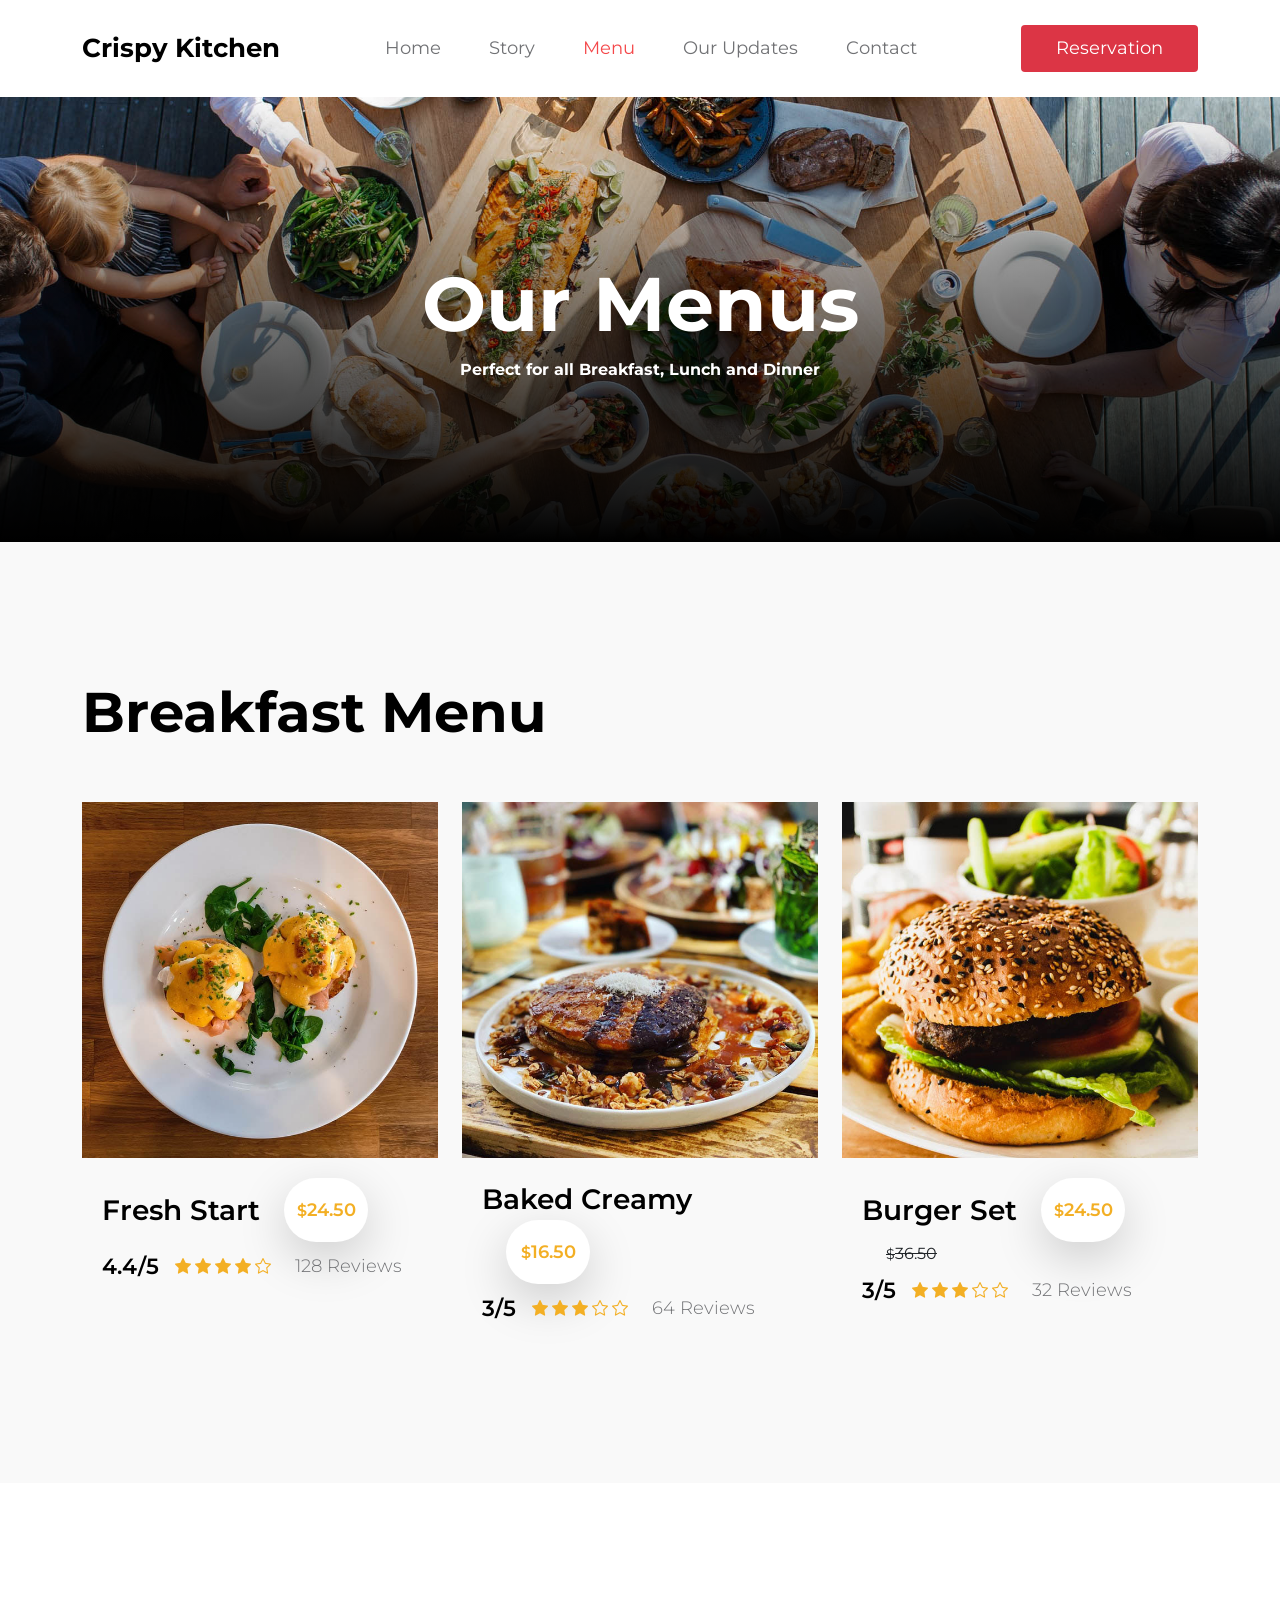
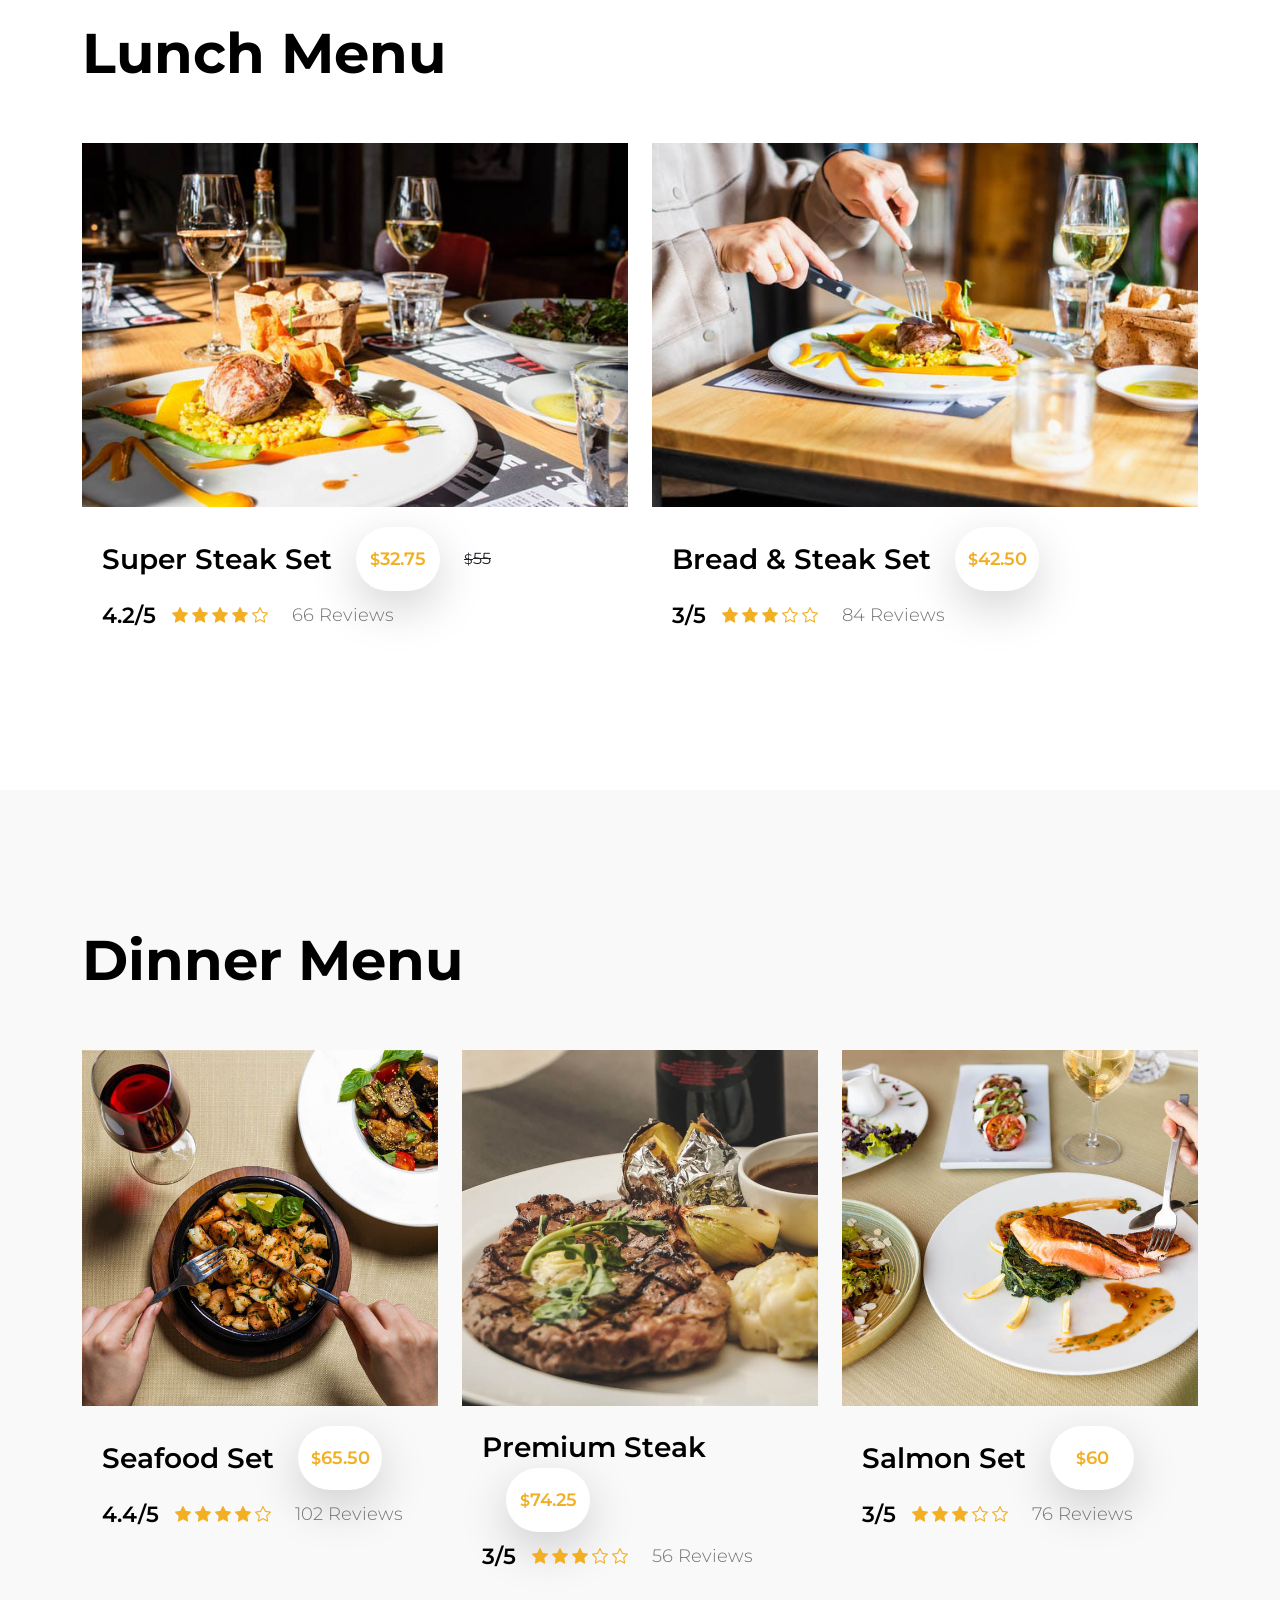
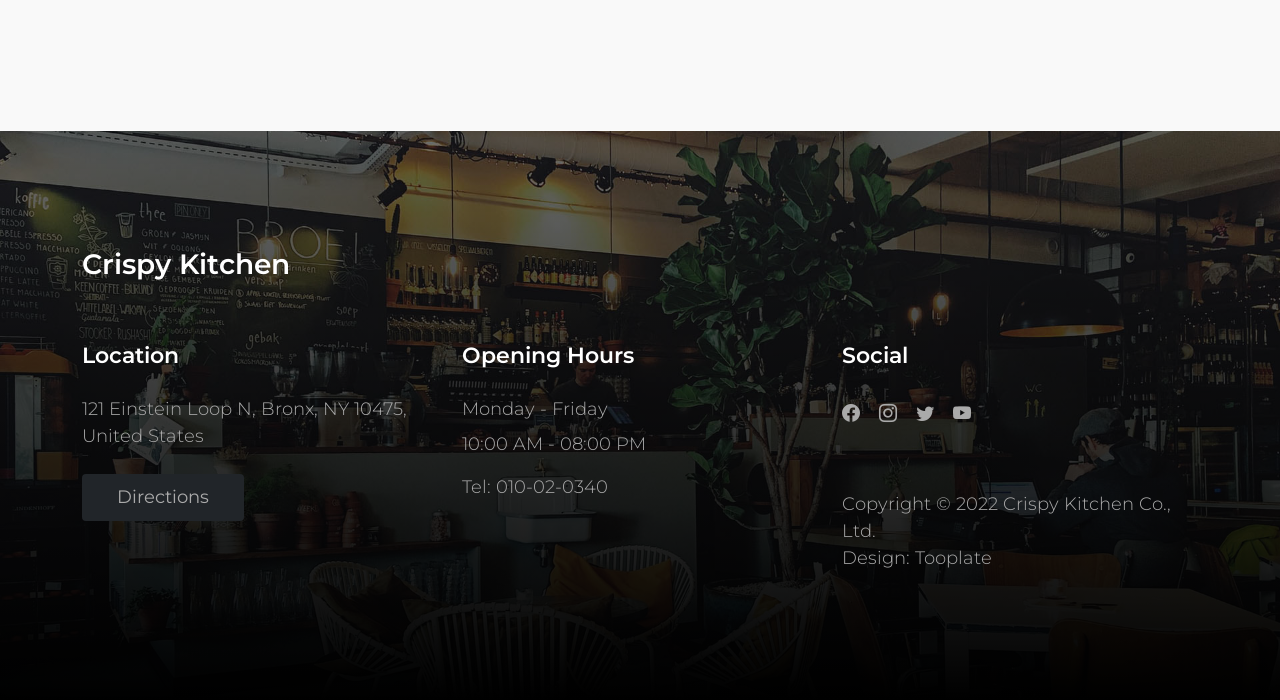
<file: KUNEFEZADE/KUNEFEZADE/menu.html>
<!doctype html>
<html lang="en">
    <head>
        <meta charset="utf-8">
        <meta name="viewport" content="width=device-width, initial-scale=1">

        <meta name="description" content="">
        <meta name="author" content="">

        <title>Crispy Kitchen Menu</title>

        <!-- CSS FILES -->      
        <link rel="preconnect" href="https://fonts.googleapis.com">
        
        <link rel="preconnect" href="https://fonts.gstatic.com" crossorigin>
        
        <link href="https://fonts.googleapis.com/css2?family=Montserrat:wght@300;400;600;700&display=swap" rel="stylesheet">                  
        <link href="css/bootstrap.min.css" rel="stylesheet">

        <link href="css/bootstrap-icons.css" rel="stylesheet">

        <link href="css/tooplate-crispy-kitchen.css" rel="stylesheet">
        
<!--

Tooplate 2129 Crispy Kitchen

https://www.tooplate.com/view/2129-crispy-kitchen

-->
    </head>
    
    <body>
        
        <nav class="navbar navbar-expand-lg bg-white shadow-lg">
            <div class="container">
                <button class="navbar-toggler" type="button" data-bs-toggle="collapse" data-bs-target="#navbarNav" aria-controls="navbarNav" aria-expanded="false" aria-label="Toggle navigation">
                    <span class="navbar-toggler-icon"></span>
                </button>
                
                <a class="navbar-brand" href="index.html">
                    Crispy Kitchen
                </a>

                <div class="d-lg-none">
                    <button type="button" class="custom-btn btn btn-danger" data-bs-toggle="modal" data-bs-target="#BookingModal">Reservation</button>
                </div>

                <div class="collapse navbar-collapse" id="navbarNav">
                    <ul class="navbar-nav mx-auto">
                        <li class="nav-item">
                            <a class="nav-link" href="index.html">Home</a>
                        </li>

                        <li class="nav-item">
                            <a class="nav-link" href="about.html">Story</a>
                        </li>

                        <li class="nav-item">
                            <a class="nav-link active" href="menu.html">Menu</a>
                        </li>

                        <li class="nav-item">
                            <a class="nav-link" href="news.html">Our Updates</a>
                        </li>

                        <li class="nav-item">
                            <a class="nav-link" href="contact.html">Contact</a>
                        </li>
                    </ul>
                </div>

                <div class="d-none d-lg-block">
                    <button type="button" class="custom-btn btn btn-danger" data-bs-toggle="modal" data-bs-target="#BookingModal">Reservation</button>
                </div>

            </div>
        </nav>

        <main>

            <header class="site-header site-menu-header">
                <div class="container">
                    <div class="row">

                        <div class="col-lg-10 col-12 mx-auto">
                            <h1 class="text-white">Our Menus</h1>

                            <strong class="text-white">Perfect for all Breakfast, Lunch and Dinner</strong>
                        </div>

                    </div>
                </div>

                <div class="overlay"></div>
            </header>

            <section class="menu section-padding">
                <div class="container">
                    <div class="row">

                        <div class="col-12">
                            <h2 class="mb-lg-5 mb-4">Breakfast Menu</h2>
                        </div>

                        <div class="col-lg-4 col-md-6 col-12">
                            <div class="menu-thumb">
                                <img src="images/breakfast/brett-jordan-8xt8-HIFqc8-unsplash.jpg" class="img-fluid menu-image" alt="">

                                <div class="menu-info d-flex flex-wrap align-items-center">
                                    <h4 class="mb-0">Fresh Start</h4>

                                    <span class="price-tag bg-white shadow-lg ms-4"><small>$</small>24.50</span>

                                    <div class="d-flex flex-wrap align-items-center w-100 mt-2">
                                        <h6 class="reviews-text mb-0 me-3">4.4/5</h6>

                                        <div class="reviews-stars">
                                            <i class="bi-star-fill reviews-icon"></i>
                                            <i class="bi-star-fill reviews-icon"></i>
                                            <i class="bi-star-fill reviews-icon"></i>
                                            <i class="bi-star-fill reviews-icon"></i>
                                            <i class="bi-star reviews-icon"></i>
                                        </div>

                                        <p class="reviews-text mb-0 ms-4">128 Reviews</p>
                                    </div>
                                </div>
                            </div>
                        </div>

                        <div class="col-lg-4 col-md-6 col-12">
                            <div class="menu-thumb">
                                <img src="images/breakfast/lucas-swennen-1W_MyJSRLuQ-unsplash.jpg" class="img-fluid menu-image" alt="">

                                <div class="menu-info d-flex flex-wrap align-items-center">
                                    <h4 class="mb-0">Baked Creamy</h4>

                                    <span class="price-tag bg-white shadow-lg ms-4"><small>$</small>16.50</span>

                                    <div class="d-flex flex-wrap align-items-center w-100 mt-2">
                                        <h6 class="reviews-text mb-0 me-3">3/5</h6>

                                        <div class="reviews-stars">
                                            <i class="bi-star-fill reviews-icon"></i>
                                            <i class="bi-star-fill reviews-icon"></i>
                                            <i class="bi-star-fill reviews-icon"></i>
                                            <i class="bi-star reviews-icon"></i>
                                            <i class="bi-star reviews-icon"></i>
                                        </div>

                                        <p class="reviews-text mb-0 ms-4">64 Reviews</p>
                                    </div>
                                </div>
                            </div>
                        </div>

                        <div class="col-lg-4 col-md-6 col-12">
                            <div class="menu-thumb">
                                <img src="images/breakfast/louis-hansel-dphM2U1xq0U-unsplash.jpg" class="img-fluid menu-image" alt="">

                                <div class="menu-info d-flex flex-wrap align-items-center">
                                    <h4 class="mb-0">Burger Set</h4>

                                    <span class="price-tag bg-white shadow-lg ms-4"><small>$</small>24.50</span>

                                    <del class="ms-4"><small>$</small>36.50</del>

                                    <div class="d-flex flex-wrap align-items-center w-100 mt-2">
                                        <h6 class="reviews-text mb-0 me-3">3/5</h6>

                                        <div class="reviews-stars">
                                            <i class="bi-star-fill reviews-icon"></i>
                                            <i class="bi-star-fill reviews-icon"></i>
                                            <i class="bi-star-fill reviews-icon"></i>
                                            <i class="bi-star reviews-icon"></i>
                                            <i class="bi-star reviews-icon"></i>
                                        </div>

                                        <p class="reviews-text mb-0 ms-4">32 Reviews</p>
                                    </div>
                                </div>
                            </div>
                        </div>

                    </div>
                </div>
            </section>

            <section class="menu section-padding bg-white">
                <div class="container">
                    <div class="row">

                        <div class="col-12">
                            <h2 class="mb-lg-5 mb-4">Lunch Menu</h2>
                        </div>

                        <div class="col-lg-6 col-12">
                            <div class="menu-thumb">
                                <img src="images/lunch/louis-hansel-cH5IPjaAYyo-unsplash.jpg" class="img-fluid menu-image" alt="">

                                <div class="menu-info d-flex flex-wrap align-items-center">
                                    <h4 class="mb-0">Super Steak Set</h4>

                                    <span class="price-tag bg-white shadow-lg ms-4"><small>$</small>32.75</span>

                                    <del class="ms-4"><small>$</small>55</del>

                                    <div class="d-flex flex-wrap align-items-center w-100 mt-2">
                                        <h6 class="reviews-text mb-0 me-3">4.2/5</h6>

                                        <div class="reviews-stars">
                                            <i class="bi-star-fill reviews-icon"></i>
                                            <i class="bi-star-fill reviews-icon"></i>
                                            <i class="bi-star-fill reviews-icon"></i>
                                            <i class="bi-star-fill reviews-icon"></i>
                                            <i class="bi-star reviews-icon"></i>
                                        </div>

                                        <p class="reviews-text mb-0 ms-4">66 Reviews</p>
                                    </div>
                                </div>
                            </div>
                        </div>

                        <div class="col-lg-6 col-12">
                            <div class="menu-thumb">
                                <img src="images/lunch/louis-hansel-rheOvfxOlOA-unsplash.jpg" class="img-fluid menu-image" alt="">

                                <div class="menu-info d-flex flex-wrap align-items-center">
                                    <h4 class="mb-0">Bread &amp; Steak Set</h4>

                                    <span class="price-tag bg-white shadow-lg ms-4"><small>$</small>42.50</span>

                                    <div class="d-flex flex-wrap align-items-center w-100 mt-2">
                                        <h6 class="reviews-text mb-0 me-3">3/5</h6>

                                        <div class="reviews-stars">
                                            <i class="bi-star-fill reviews-icon"></i>
                                            <i class="bi-star-fill reviews-icon"></i>
                                            <i class="bi-star-fill reviews-icon"></i>
                                            <i class="bi-star reviews-icon"></i>
                                            <i class="bi-star reviews-icon"></i>
                                        </div>

                                        <p class="reviews-text mb-0 ms-4">84 Reviews</p>
                                    </div>
                                </div>
                            </div>
                        </div>

                    </div>
                </div>
            </section>

            <section class="menu section-padding">
                <div class="container">
                    <div class="row">

                        <div class="col-12">
                            <h2 class="mb-lg-5 mb-4">Dinner Menu</h2>
                        </div>

                        <div class="col-lg-4 col-md-6 col-12">
                            <div class="menu-thumb">
                                <img src="images/dinner/farhad-ibrahimzade-ZipYER3NLhY-unsplash.jpg" class="img-fluid menu-image" alt="">

                                <div class="menu-info d-flex flex-wrap align-items-center">
                                    <h4 class="mb-0">Seafood Set</h4>

                                    <span class="price-tag bg-white shadow-lg ms-4"><small>$</small>65.50</span>

                                    <div class="d-flex flex-wrap align-items-center w-100 mt-2">
                                        <h6 class="reviews-text mb-0 me-3">4.4/5</h6>

                                        <div class="reviews-stars">
                                            <i class="bi-star-fill reviews-icon"></i>
                                            <i class="bi-star-fill reviews-icon"></i>
                                            <i class="bi-star-fill reviews-icon"></i>
                                            <i class="bi-star-fill reviews-icon"></i>
                                            <i class="bi-star reviews-icon"></i>
                                        </div>

                                        <p class="reviews-text mb-0 ms-4">102 Reviews</p>
                                    </div>
                                </div>
                            </div>
                        </div>

                        <div class="col-lg-4 col-md-6 col-12">
                            <div class="menu-thumb">
                                <img src="images/dinner/keriliwi-c3mFafsFz2w-unsplash.jpg" class="img-fluid menu-image" alt="">

                                <div class="menu-info d-flex flex-wrap align-items-center">
                                    <h4 class="mb-0">Premium Steak</h4>

                                    <span class="price-tag bg-white shadow-lg ms-4"><small>$</small>74.25</span>

                                    <div class="d-flex flex-wrap align-items-center w-100 mt-2">
                                        <h6 class="reviews-text mb-0 me-3">3/5</h6>

                                        <div class="reviews-stars">
                                            <i class="bi-star-fill reviews-icon"></i>
                                            <i class="bi-star-fill reviews-icon"></i>
                                            <i class="bi-star-fill reviews-icon"></i>
                                            <i class="bi-star reviews-icon"></i>
                                            <i class="bi-star reviews-icon"></i>
                                        </div>

                                        <p class="reviews-text mb-0 ms-4">56 Reviews</p>
                                    </div>
                                </div>
                            </div>
                        </div>

                        <div class="col-lg-4 col-md-6 col-12">
                            <div class="menu-thumb">
                                <img src="images/dinner/farhad-ibrahimzade-isHUj3N0194-unsplash.jpg" class="img-fluid menu-image" alt="">

                                <div class="menu-info d-flex flex-wrap align-items-center">
                                    <h4 class="mb-0">Salmon Set</h4>

                                    <span class="price-tag bg-white shadow-lg ms-4"><small>$</small>60</span>

                                    <div class="d-flex flex-wrap align-items-center w-100 mt-2">
                                        <h6 class="reviews-text mb-0 me-3">3/5</h6>

                                        <div class="reviews-stars">
                                            <i class="bi-star-fill reviews-icon"></i>
                                            <i class="bi-star-fill reviews-icon"></i>
                                            <i class="bi-star-fill reviews-icon"></i>
                                            <i class="bi-star reviews-icon"></i>
                                            <i class="bi-star reviews-icon"></i>
                                        </div>

                                        <p class="reviews-text mb-0 ms-4">76 Reviews</p>
                                    </div>
                                </div>
                            </div>
                        </div>

                    </div>
                </div>
            </section>

        </main>

        <footer class="site-footer section-padding">
            
            <div class="container">
                
                <div class="row">

                    <div class="col-12">
                        <h4 class="text-white mb-4 me-5">Crispy Kitchen</h4>
                    </div>

                    <div class="col-lg-4 col-md-7 col-xs-12 tooplate-mt30">
                        <h6 class="text-white mb-lg-4 mb-3">Location</h6>

                        <p>121 Einstein Loop N, Bronx, NY 10475, United States</p>

                        <a href="https://goo.gl/maps/wZVGLA7q64uC1s886" class="custom-btn btn btn-dark mt-2">Directions</a>
                    </div>

                    <div class="col-lg-4 col-md-5 col-xs-12 tooplate-mt30">
                        <h6 class="text-white mb-lg-4 mb-3">Opening Hours</h6>

                        <p class="mb-2">Monday - Friday</p>

                        <p>10:00 AM - 08:00 PM</p>

                        <p>Tel: <a href="tel: 010-02-0340" class="tel-link">010-02-0340</a></p>
                    </div>

                    <div class="col-lg-4 col-md-6 col-xs-12 tooplate-mt30">
                        <h6 class="text-white mb-lg-4 mb-3">Social</h6>

                        <ul class="social-icon">
                            <li><a href="#" class="social-icon-link bi-facebook"></a></li>

                            <li><a href="#" class="social-icon-link bi-instagram"></a></li>

                            <li><a href="#" class="social-icon-link bi-twitter"></a></li>

                            <li><a href="#" class="social-icon-link bi-youtube"></a></li>
                        </ul>
                    
                        <p class="copyright-text tooplate-mt60">Copyright © 2022 Crispy Kitchen Co., Ltd.
                        <br>Design: <a rel="nofollow" href="https://www.tooplate.com/" target="_blank">Tooplate</a></p>
                        
                    </div>

                </div><!-- row ending -->
                
             </div><!-- container ending -->
             
        </footer>

        <!-- Modal -->
        <div class="modal fade" id="BookingModal" tabindex="-1" aria-labelledby="BookingModal" aria-hidden="true">
            <div class="modal-dialog modal-dialog-centered modal-xl">
                <div class="modal-content">
                    <div class="modal-header">
                        <h3 class="mb-0">Reserve a table</h3>

                        <button type="button" class="btn-close" data-bs-dismiss="modal" aria-label="Close"></button>
                    </div>

                    <div class="modal-body d-flex flex-column justify-content-center">
                        <div class="booking">
                            
                            <form class="booking-form row" role="form" action="#" method="post">
                                <div class="col-lg-6 col-12">
                                    <label for="name" class="form-label">Full Name</label>

                                    <input type="text" name="name" id="name" class="form-control" placeholder="Your Name" required>
                                </div>

                                <div class="col-lg-6 col-12">
                                    <label for="email" class="form-label">Email Address</label>

                                    <input type="email" name="email" id="email" pattern="[^ @]*@[^ @]*" class="form-control" placeholder="your@email.com" required>
                                </div>

                                <div class="col-lg-6 col-12">
                                    <label for="phone" class="form-label">Phone Number</label>

                                    <input type="telephone" name="phone" id="phone" pattern="[0-9]{3}-[0-9]{3}-[0-9]{4}" class="form-control" placeholder="123-456-7890">
                                </div>

                                <div class="col-lg-6 col-12">
                                    <label for="people" class="form-label">Number of persons</label>

                                    <input type="text" name="people" id="people" class="form-control" placeholder="12 persons">
                                </div>

                                <div class="col-lg-6 col-12">
                                    <label for="date" class="form-label">Date</label>

                                    <input type="date" name="date" id="date" value="" class="form-control">
                                </div>

                                <div class="col-lg-6 col-12">
                                    <label for="time" class="form-label">Time</label>

                                    <select class="form-select form-control" name="time" id="time">
                                      <option value="5" selected>5:00 PM</option>
                                      <option value="6">6:00 PM</option>
                                      <option value="7">7:00 PM</option>
                                      <option value="8">8:00 PM</option>
                                      <option value="9">9:00 PM</option>
                                    </select>
                                </div>

                                <div class="col-12">
                                    <label for="message" class="form-label">Special Request</label>

                                    <textarea class="form-control" rows="4" id="message" name="message" placeholder=""></textarea>
                                </div>

                                <div class="col-lg-4 col-12 ms-auto">
                                    <button type="submit" class="form-control">Submit Request</button>
                                </div>
                            </form>
                        </div>
                    </div>

                    <div class="modal-footer"></div>
                    
                </div>
                
            </div>
        </div>

        <!-- JAVASCRIPT FILES -->
        <script src="js/jquery.min.js"></script>
        <script src="js/bootstrap.bundle.min.js"></script>
        <script src="js/custom.js"></script>

    </body>
</html>
</file>
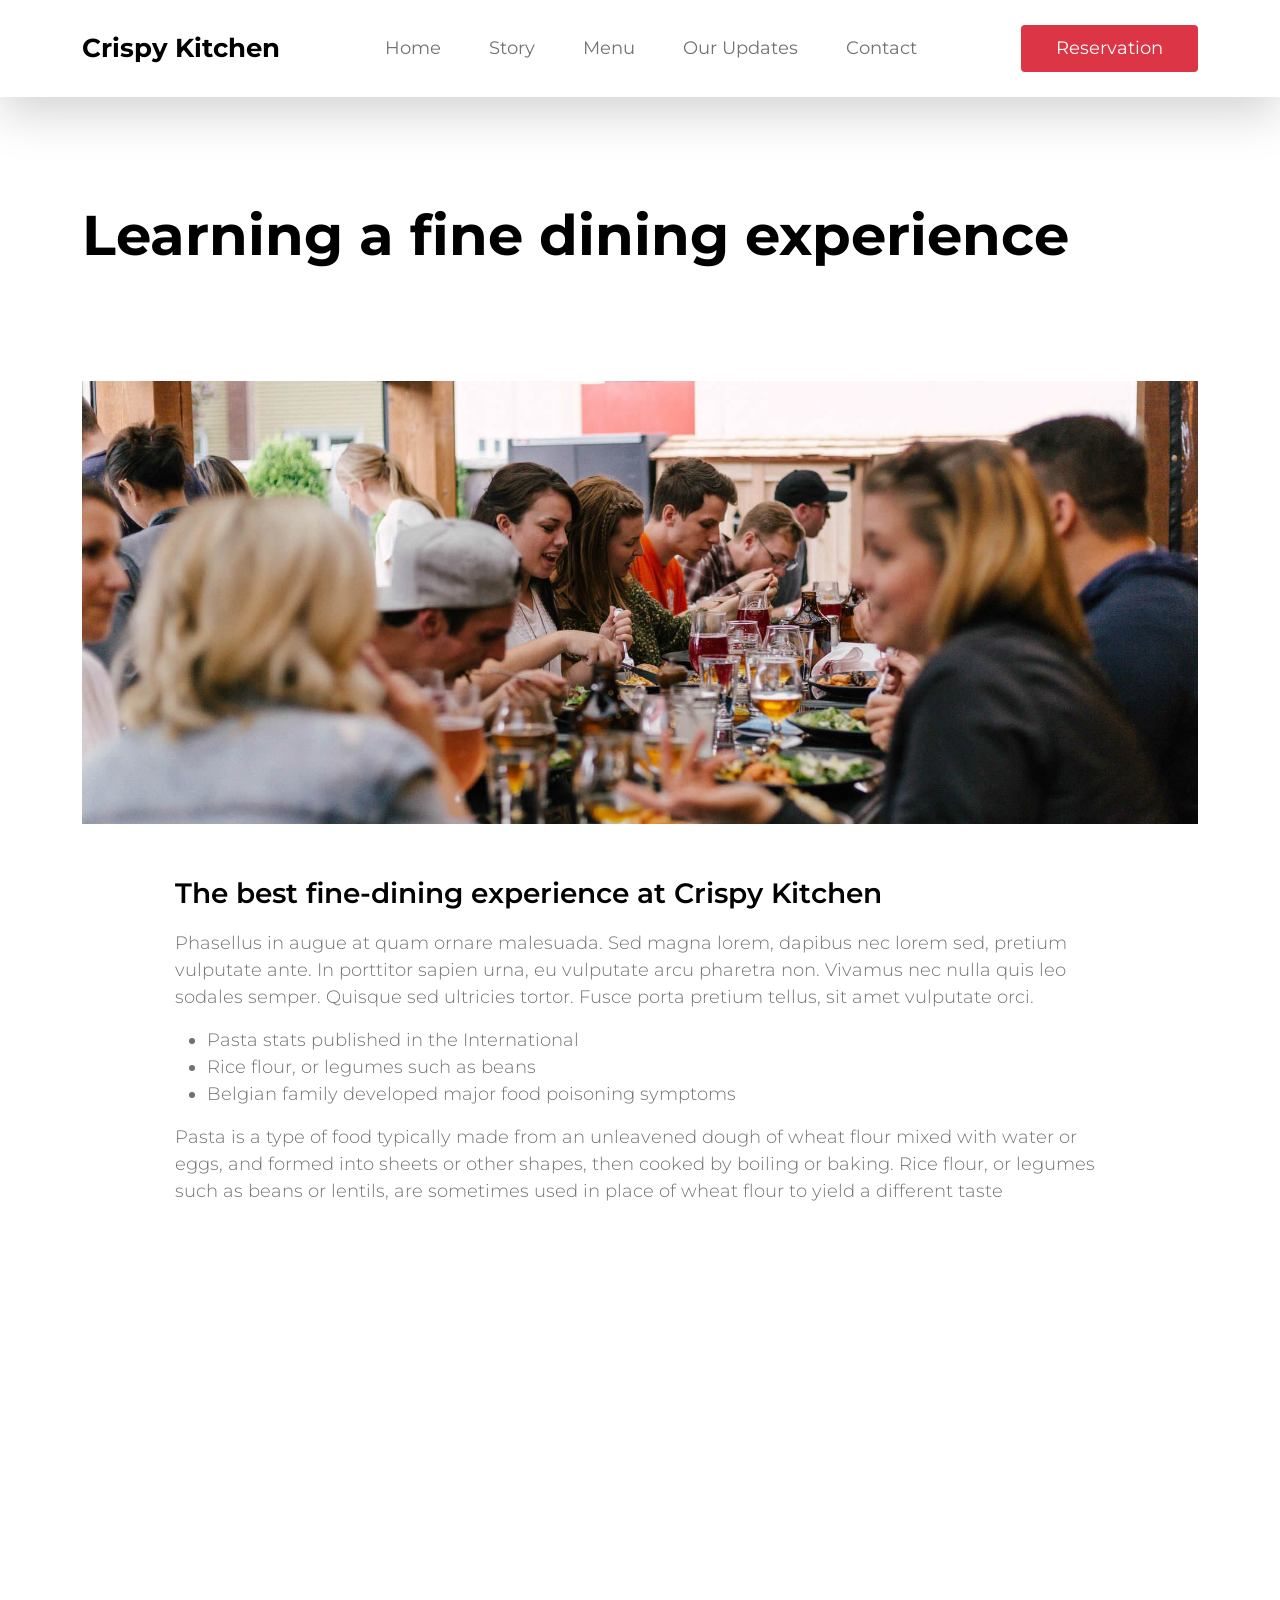
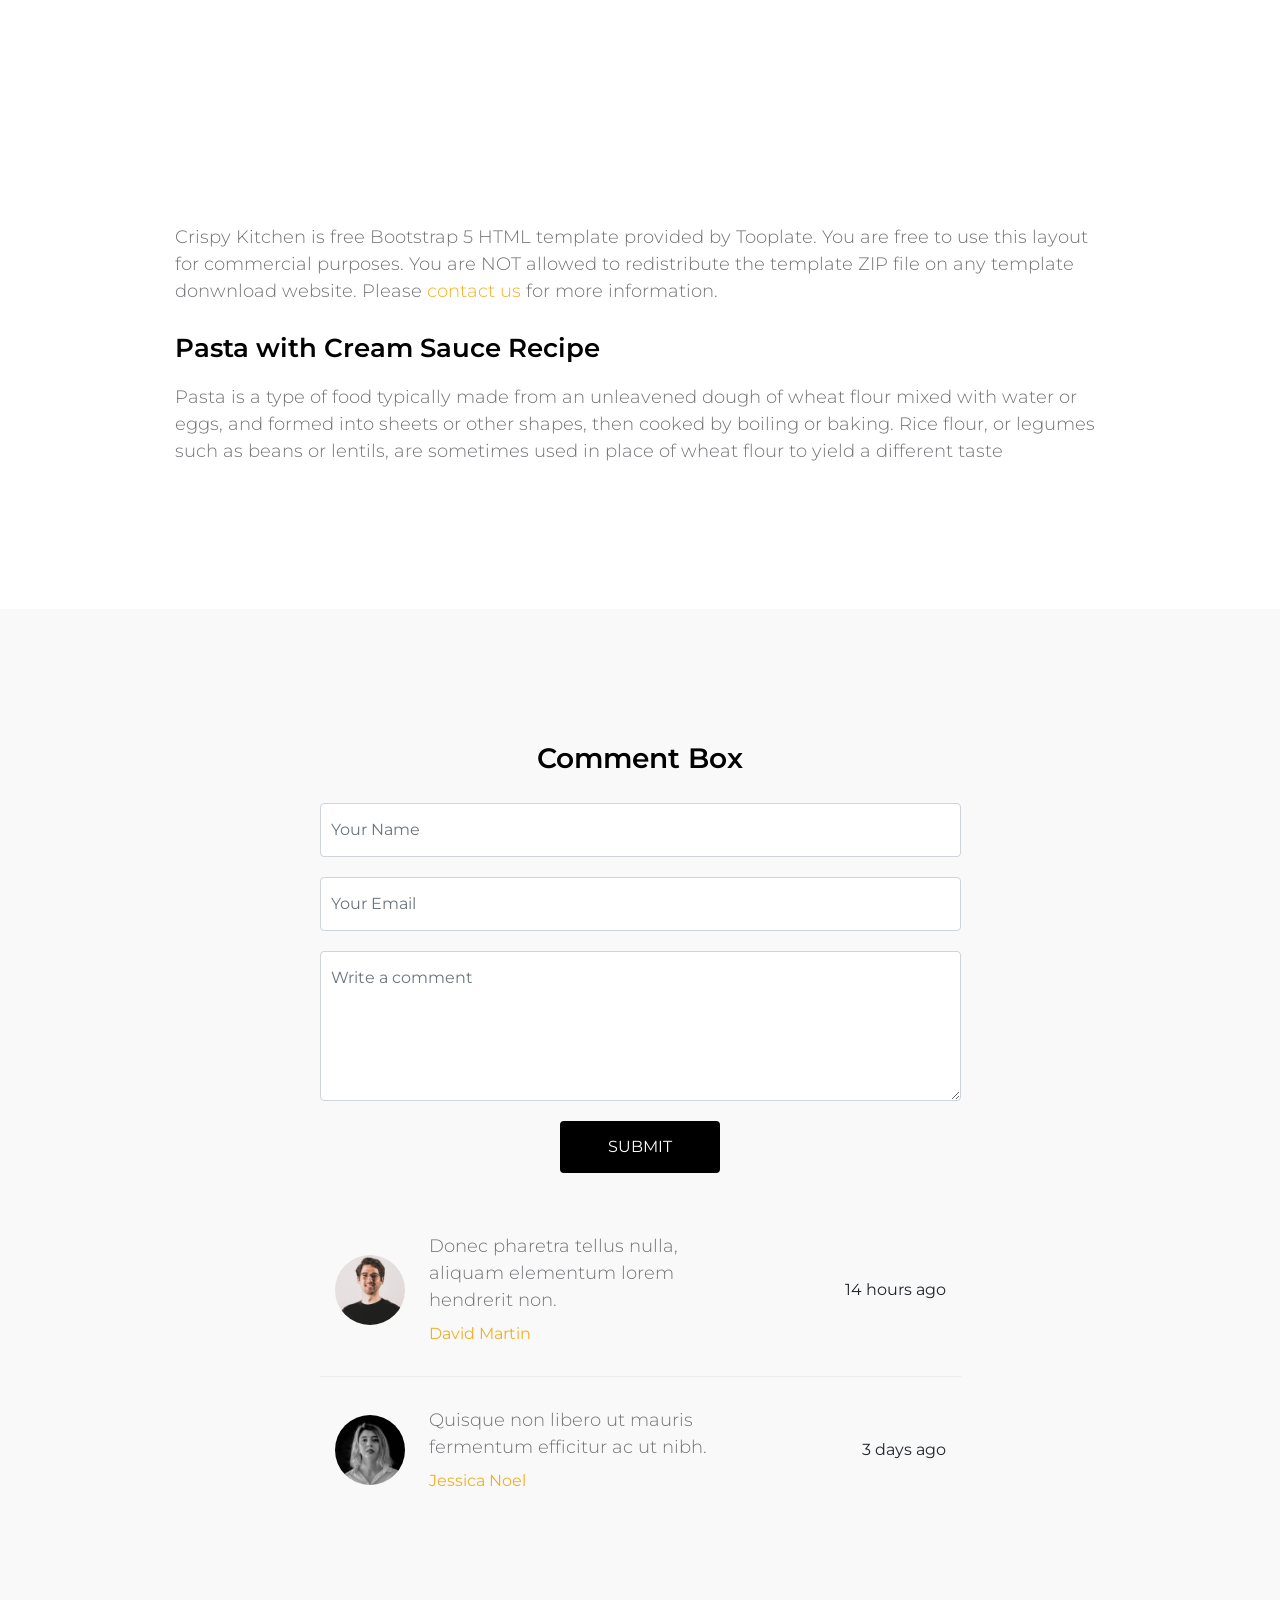
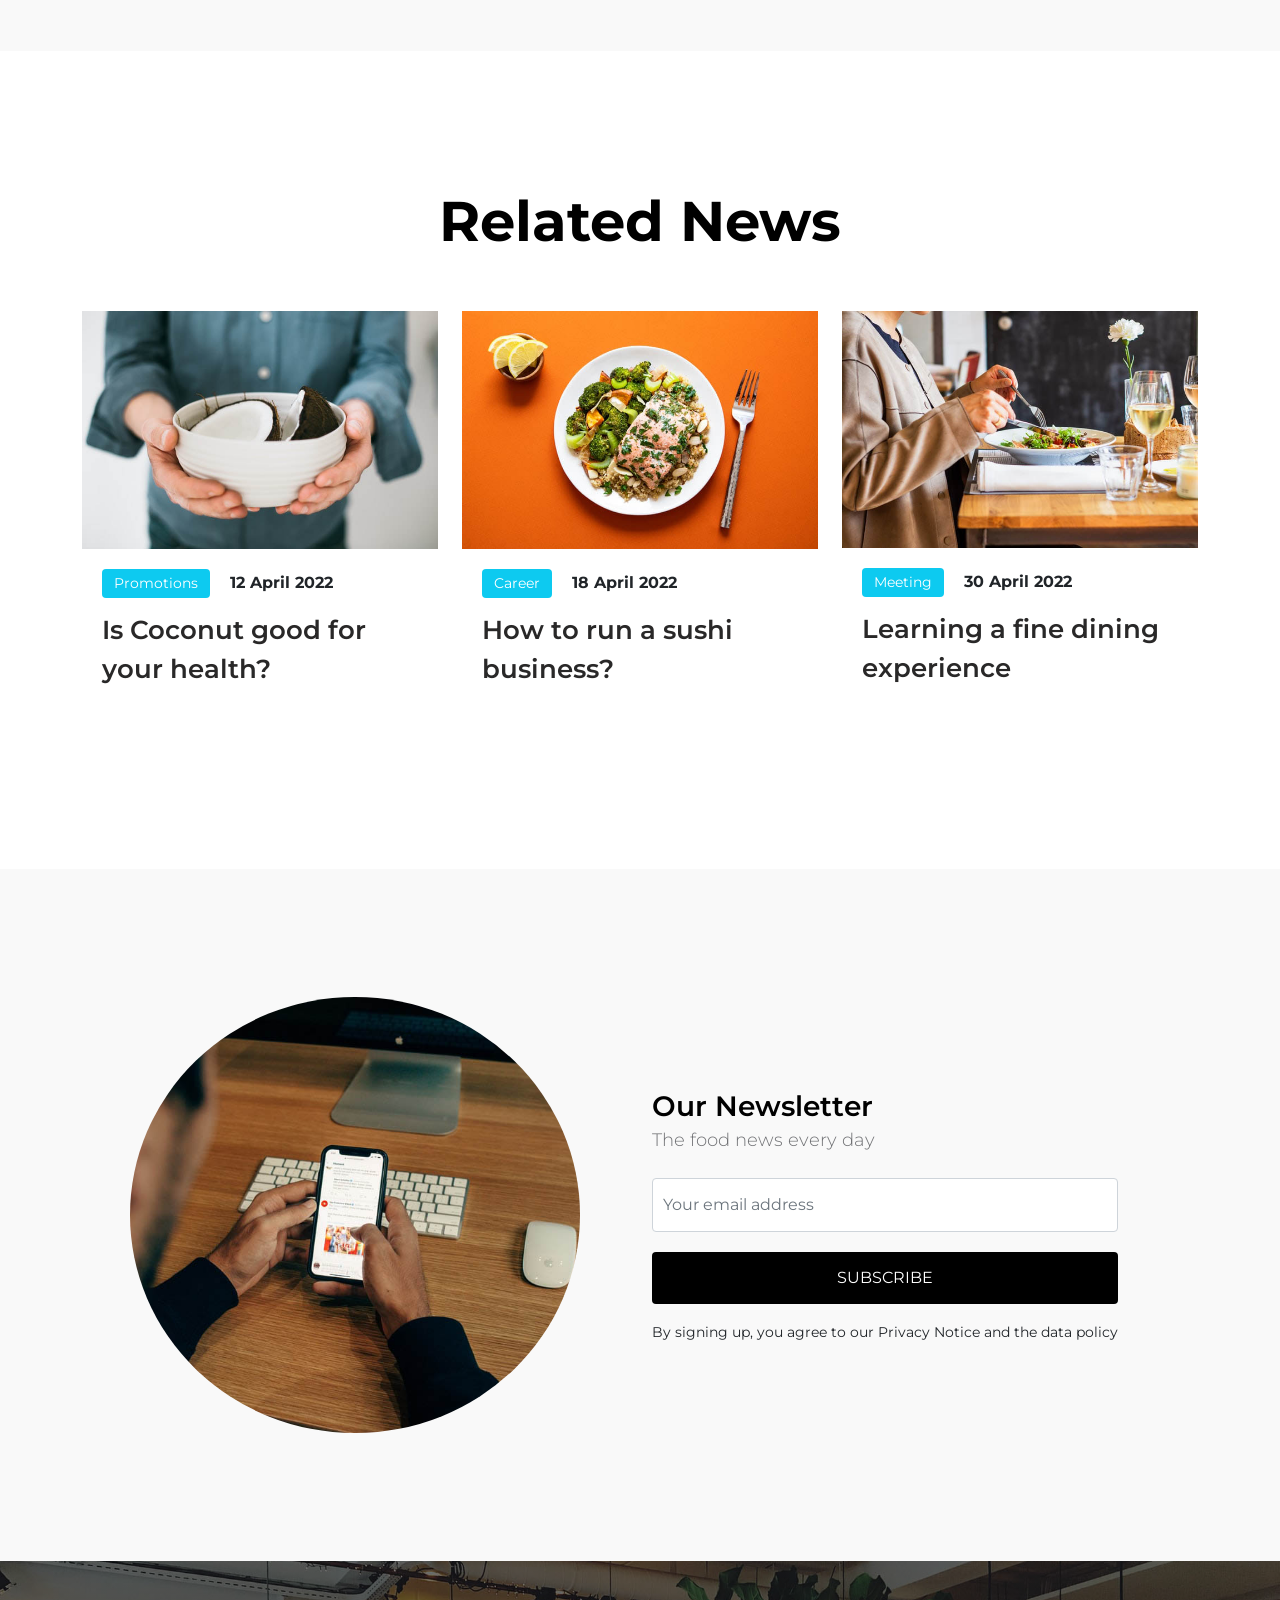
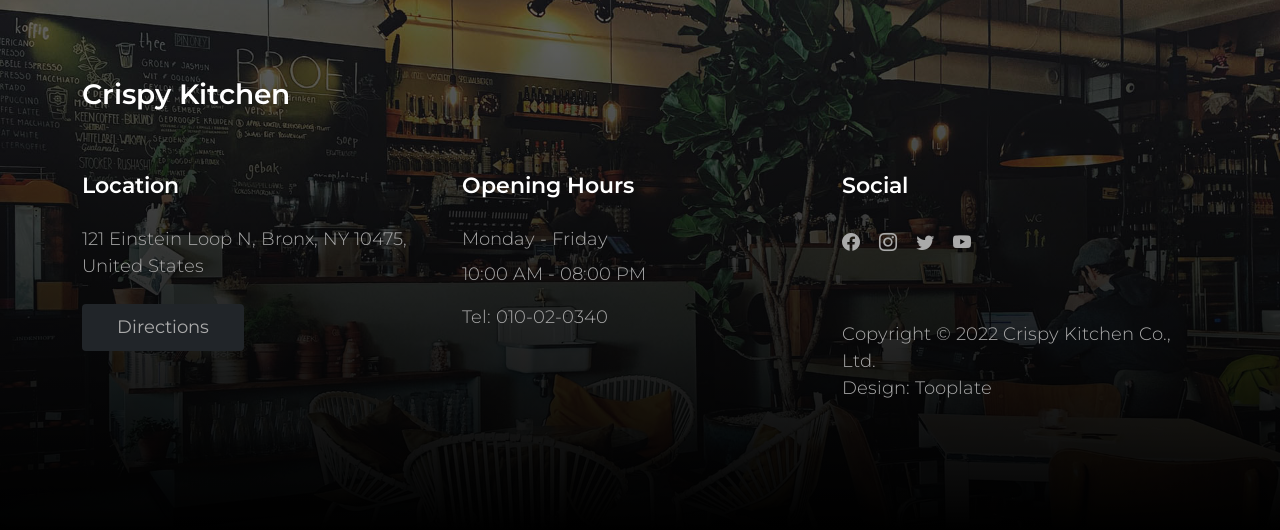
<file: KUNEFEZADE/KUNEFEZADE/news-detail.html>
<!doctype html>
<html lang="en">
    <head>
        <meta charset="utf-8">
        <meta name="viewport" content="width=device-width, initial-scale=1">

        <meta name="description" content="">
        <meta name="author" content="">

        <title>Crispy Kitchen - News Page</title>

        <!-- CSS FILES -->  
        <link rel="preconnect" href="https://fonts.googleapis.com">
        
        <link rel="preconnect" href="https://fonts.gstatic.com" crossorigin>
        
        <link href="https://fonts.googleapis.com/css2?family=Montserrat:wght@300;400;600;700&display=swap" rel="stylesheet">                      
        <link href="css/bootstrap.min.css" rel="stylesheet">

        <link href="css/bootstrap-icons.css" rel="stylesheet">

        <link href="css/tooplate-crispy-kitchen.css" rel="stylesheet">
<!--

Tooplate 2129 Crispy Kitchen

https://www.tooplate.com/view/2129-crispy-kitchen

-->
    </head>
    
    <body>
        
        <nav class="navbar navbar-expand-lg bg-white shadow-lg">
            <div class="container">
                <button class="navbar-toggler" type="button" data-bs-toggle="collapse" data-bs-target="#navbarNav" aria-controls="navbarNav" aria-expanded="false" aria-label="Toggle navigation">
                    <span class="navbar-toggler-icon"></span>
                </button>
                
                <a class="navbar-brand" href="index.html">
                    Crispy Kitchen
                </a>

                <div class="d-lg-none">
                    <button type="button" class="custom-btn btn btn-danger" data-bs-toggle="modal" data-bs-target="#BookingModal">Reservation</button>
                </div>

                <div class="collapse navbar-collapse" id="navbarNav">
                    <ul class="navbar-nav mx-auto">
                        <li class="nav-item">
                            <a class="nav-link" href="index.html">Home</a>
                        </li>

                        <li class="nav-item">
                            <a class="nav-link" href="about.html">Story</a>
                        </li>

                        <li class="nav-item">
                            <a class="nav-link" href="menu.html">Menu</a>
                        </li>

                        <li class="nav-item">
                            <a class="nav-link" href="news.html">Our Updates</a>
                        </li>

                        <li class="nav-item">
                            <a class="nav-link" href="contact.html">Contact</a>
                        </li>
                    </ul>
                </div>

                <div class="d-none d-lg-block">
                    <button type="button" class="custom-btn btn btn-danger" data-bs-toggle="modal" data-bs-target="#BookingModal">Reservation</button>
                </div>

            </div>
        </nav>

        <main>

            <header class="site-header site-news-detail-header">
                <div class="container">
                    <div class="row">

                        <div class="col-12">
                            <h2>Learning a fine dining experience</h2>
                        </div>

                    </div>
                </div>
            </header>

            <section class="news-detail section-padding pt-0">
                <div class="container">
                    <div class="row">

                        <div class="col-lg-12 col-12">
                            <img src="images/news/news-detail-header.jpg" class="img-fluid news-detail-image" alt="fine dining experience">

                            <div class="col-lg-10 col-10 mx-auto mt-5">
                                
                                <h4 class="mb-3">The best fine-dining experience at Crispy Kitchen</h4>

                                <p>Phasellus in augue at quam ornare malesuada. Sed magna lorem, dapibus nec lorem sed, pretium vulputate ante. In porttitor sapien urna, eu vulputate arcu pharetra non. Vivamus nec nulla quis leo sodales semper. Quisque sed ultricies tortor. Fusce porta pretium tellus, sit amet vulputate orci.</p>

                                <ul class="list">
                                    <li class="list-item">Pasta stats published in the International</li>

                                    <li class="list-item">Rice flour, or legumes such as beans</li>

                                    <li class="list-item">Belgian family developed major food poisoning symptoms</li>
                                </ul>

                                <p>Pasta is a type of food typically made from an unleavened dough of wheat flour mixed with water or eggs, and formed into sheets or other shapes, then cooked by boiling or baking. Rice flour, or legumes such as beans or lentils, are sometimes used in place of wheat flour to yield a different taste</p>

                                <div class="ratio ratio-16x9 my-5">
                                    <iframe width="560" height="315" src="https://www.youtube.com/embed/6vebbDZxoKE?controls=0" title="YouTube video player" frameborder="0" allow="accelerometer; autoplay; clipboard-write; encrypted-media; gyroscope; picture-in-picture" allowfullscreen></iframe>
                                </div>

                                <p>Crispy Kitchen is free Bootstrap 5 HTML template provided by Tooplate. You are free to use this layout for commercial purposes. You are NOT allowed to redistribute the template ZIP file on any template donwnload website. Please <a href="https://www.tooplate.com/contact" target="_blank">contact us</a> for more information.</p>

                                <h5 class="mt-4 mb-3">Pasta with Cream Sauce Recipe</h5>

                                <p>Pasta is a type of food typically made from an unleavened dough of wheat flour mixed with water or eggs, and formed into sheets or other shapes, then cooked by boiling or baking. Rice flour, or legumes such as beans or lentils, are sometimes used in place of wheat flour to yield a different taste</p>
                            </div>
                        </div>

                    </div>
                </div>
            </section>

            <section class="comments section-padding">
                <div class="container">
                    <div class="row">

                        <div class="col-12">
                            <h4 class="text-center mb-4">Comment Box</h4>
                        </div>

                        <div class="col-lg-7 col-12 mx-auto">
                            <form class="custom-form comment-form" action="#" method="get" role="form">
                            	
                                <input type="text" name="comment-name" id="comment-name" class="form-control" placeholder="Your Name" required>
                                
                                <input type="email" name="comment-email" id="comment-email" pattern="[^ @]*@[^ @]*" class="form-control" placeholder="Your Email" required="">
                            
                                <textarea class="form-control" rows="5" id="comment" name="comment" placeholder="Write a comment" required></textarea>

                                <div class="col-lg-3 col-4 mx-auto">
                                    <button type="submit" class="form-control" id="subscribe">Submit</button>
                                </div>
                            </form>

                            <div class="news-author d-flex flex-wrap align-items-center">
                                <img src="images/author/alexander-hipp-iEEBWgY_6lA-unsplash.jpg" class="img-fluid news-author-image" alt="">

                                <div class="ms-4 w-50">
                                    <p class="mb-2">Donec pharetra tellus nulla, aliquam elementum lorem hendrerit non.</p>
                                    
                                    <a href="#">David Martin</a>
                                </div>

                                <span class="ms-auto">14 hours ago</span>
                            </div>

                            <div class="news-author d-flex flex-wrap align-items-center">
                                <img src="images/author/shoeib-abolhassani-ojl7T2Ah93U-unsplash.jpg" class="img-fluid news-author-image" alt="">

                                <div class="ms-4 w-50">
                                    <p class="mb-2">Quisque non libero ut mauris fermentum efficitur ac ut nibh.</p>
                                    
                                    <a href="#">Jessica Noel</a>
                                </div>

                                <span class="ms-auto">3 days ago</span>
                            </div>
                        </div>

                    </div>
                </div>
            </section>

            <section class="related-news section-padding bg-white">
                <div class="container">
                    <div class="row">

                        <h2 class="text-center mb-lg-5 mb-4">Related News</h2>

                        <div class="col-lg-4 col-md-6 col-12">
                            <div class="news-thumb mb-4">
                                <a href="news-detail.html">
                                    <img src="images/news/gilles-lambert-S_LhjpfIdm4-unsplash.jpg" class="img-fluid news-image" alt="">
                                </a>
                                
                                <div class="news-text-info">
                                    <span class="category-tag me-3 bg-info">Promotions</span>

                                    <strong>12 April 2022</strong>

                                    <h5 class="news-title mt-2">
                                        <a href="news-detail.html" class="news-title-link">Is Coconut good for your health?</a>
                                    </h5>
                                </div>
                            </div> 
                        </div>

                        <div class="col-lg-4 col-md-6 col-12">
                            <div class="news-thumb mb-4">
                                <a href="news-detail.html">
                                    <img src="images/news/ella-olsson-mmnKI8kMxpc-unsplash.jpg" class="img-fluid news-image" alt="">
                                </a>
                                
                                <div class="news-text-info">
                                    <span class="category-tag me-3 bg-info">Career</span>

                                    <strong>18 April 2022</strong>

                                    <h5 class="news-title mt-2">
                                        <a href="news-detail.html" class="news-title-link">How to run a sushi business?</a>
                                    </h5>
                                </div>
                            </div> 
                        </div>

                        <div class="col-lg-4 col-md-6 col-12">
                            <div class="news-thumb mb-4">
                                <a href="news-detail.html">
                                    <img src="images/news/louis-hansel-GiIiRV0FjwU-unsplash.jpg" class="img-fluid news-image" alt="">
                                </a>
                                
                                <div class="news-text-info">
                                    <span class="category-tag me-3 bg-info">Meeting</span>

                                    <strong>30 April 2022</strong>

                                    <h5 class="news-title mt-2">
                                        <a href="news-detail.html" class="news-title-link">Learning a fine dining experience</a>
                                    </h5>
                                </div>
                            </div> 
                        </div>

                    </div>
                </div>
            </section>

            <section class="newsletter section-padding">
                <div class="container">
                    <div class="row">

                        <div class="col-lg-6 col-12">
                            <img src="images/charles-deluvio-FdDkfYFHqe4-unsplash.jpg" class="img-fluid newsletter-image" alt="">
                        </div>

                        <div class="col-lg-6 col-12 d-flex align-items-center mt-5 mt-lg-0 mx-auto">
                            <div class="subscribe-form-wrap">
                                <h4 class="mb-0">Our Newsletter</h4>

                                <p>The food news every day</p>

                                <form class="custom-form subscribe-form mt-4" role="form">
                                    <input type="email" name="subscribe-email" id="subscribe-email" pattern="[^ @]*@[^ @]*" class="form-control" placeholder="Your email address" required="">

                                    <button type="submit" class="form-control mb-3" id="subscribe">Subscribe</button>

                                    <small>By signing up, you agree to our Privacy Notice and the data policy</small>
                                    </div>
                                </form>
                            </div>
                        </div>

                    </div>
                </div>
            </section>

        </main>

        <footer class="site-footer section-padding">
            
            <div class="container">
                
                <div class="row">

                    <div class="col-12">
                        <h4 class="text-white mb-4 me-5">Crispy Kitchen</h4>
                    </div>

                    <div class="col-lg-4 col-md-7 col-xs-12 tooplate-mt30">
                        <h6 class="text-white mb-lg-4 mb-3">Location</h6>

                        <p>121 Einstein Loop N, Bronx, NY 10475, United States</p>

                        <a href="https://goo.gl/maps/wZVGLA7q64uC1s886" class="custom-btn btn btn-dark mt-2">Directions</a>
                    </div>

                    <div class="col-lg-4 col-md-5 col-xs-12 tooplate-mt30">
                        <h6 class="text-white mb-lg-4 mb-3">Opening Hours</h6>

                        <p class="mb-2">Monday - Friday</p>

                        <p>10:00 AM - 08:00 PM</p>

                        <p>Tel: <a href="tel: 010-02-0340" class="tel-link">010-02-0340</a></p>
                    </div>

                    <div class="col-lg-4 col-md-6 col-xs-12 tooplate-mt30">
                        <h6 class="text-white mb-lg-4 mb-3">Social</h6>

                        <ul class="social-icon">
                            <li><a href="#" class="social-icon-link bi-facebook"></a></li>

                            <li><a href="#" class="social-icon-link bi-instagram"></a></li>

                            <li><a href="#" class="social-icon-link bi-twitter"></a></li>

                            <li><a href="#" class="social-icon-link bi-youtube"></a></li>
                        </ul>
                    
                        <p class="copyright-text tooplate-mt60">Copyright © 2022 Crispy Kitchen Co., Ltd.
                        <br>Design: <a rel="nofollow" href="https://www.tooplate.com/" target="_blank">Tooplate</a></p>
                        
                    </div>

                </div><!-- row ending -->
                
             </div><!-- container ending -->
             
        </footer>

        <!-- Modal -->
        <div class="modal fade" id="BookingModal" tabindex="-1" aria-labelledby="BookingModal" aria-hidden="true">
            <div class="modal-dialog modal-dialog-centered modal-xl">
                <div class="modal-content">
                    <div class="modal-header">
                        <h3 class="mb-0">Reserve a table</h3>

                        <button type="button" class="btn-close" data-bs-dismiss="modal" aria-label="Close"></button>
                    </div>

                    <div class="modal-body d-flex flex-column justify-content-center">
                        <div class="booking">
                            
                            <form class="booking-form row" role="form" action="#" method="post">
                                <div class="col-lg-6 col-12">
                                    <label for="name" class="form-label">Full Name</label>

                                    <input type="text" name="name" id="name" class="form-control" placeholder="Your Name" required>
                                </div>

                                <div class="col-lg-6 col-12">
                                    <label for="email" class="form-label">Email Address</label>

                                    <input type="email" name="email" id="email" pattern="[^ @]*@[^ @]*" class="form-control" placeholder="your@email.com" required>
                                </div>

                                <div class="col-lg-6 col-12">
                                    <label for="phone" class="form-label">Phone Number</label>

                                    <input type="telephone" name="phone" id="phone" pattern="[0-9]{3}-[0-9]{3}-[0-9]{4}" class="form-control" placeholder="123-456-7890">
                                </div>

                                <div class="col-lg-6 col-12">
                                    <label for="people" class="form-label">Number of persons</label>

                                    <input type="text" name="people" id="people" class="form-control" placeholder="12 persons">
                                </div>

                                <div class="col-lg-6 col-12">
                                    <label for="date" class="form-label">Date</label>

                                    <input type="date" name="date" id="date" value="" class="form-control">
                                </div>

                                <div class="col-lg-6 col-12">
                                    <label for="time" class="form-label">Time</label>

                                    <select class="form-select form-control" name="time" id="time">
                                      <option value="5" selected>5:00 PM</option>
                                      <option value="6">6:00 PM</option>
                                      <option value="7">7:00 PM</option>
                                      <option value="8">8:00 PM</option>
                                      <option value="9">9:00 PM</option>
                                    </select>
                                </div>

                                <div class="col-12">
                                    <label for="message" class="form-label">Special Request</label>

                                    <textarea class="form-control" rows="4" id="message" name="message" placeholder=""></textarea>
                                </div>

                                <div class="col-lg-4 col-12 ms-auto">
                                    <button type="submit" class="form-control">Submit Request</button>
                                </div>
                            </form>
                        </div>
                    </div>

                    <div class="modal-footer"></div>
                    
                </div>
                
            </div>
        </div>

        <!-- JAVASCRIPT FILES -->
        <script src="js/jquery.min.js"></script>
        <script src="js/bootstrap.bundle.min.js"></script>
        <script src="js/custom.js"></script>

    </body>
</html>
</file>
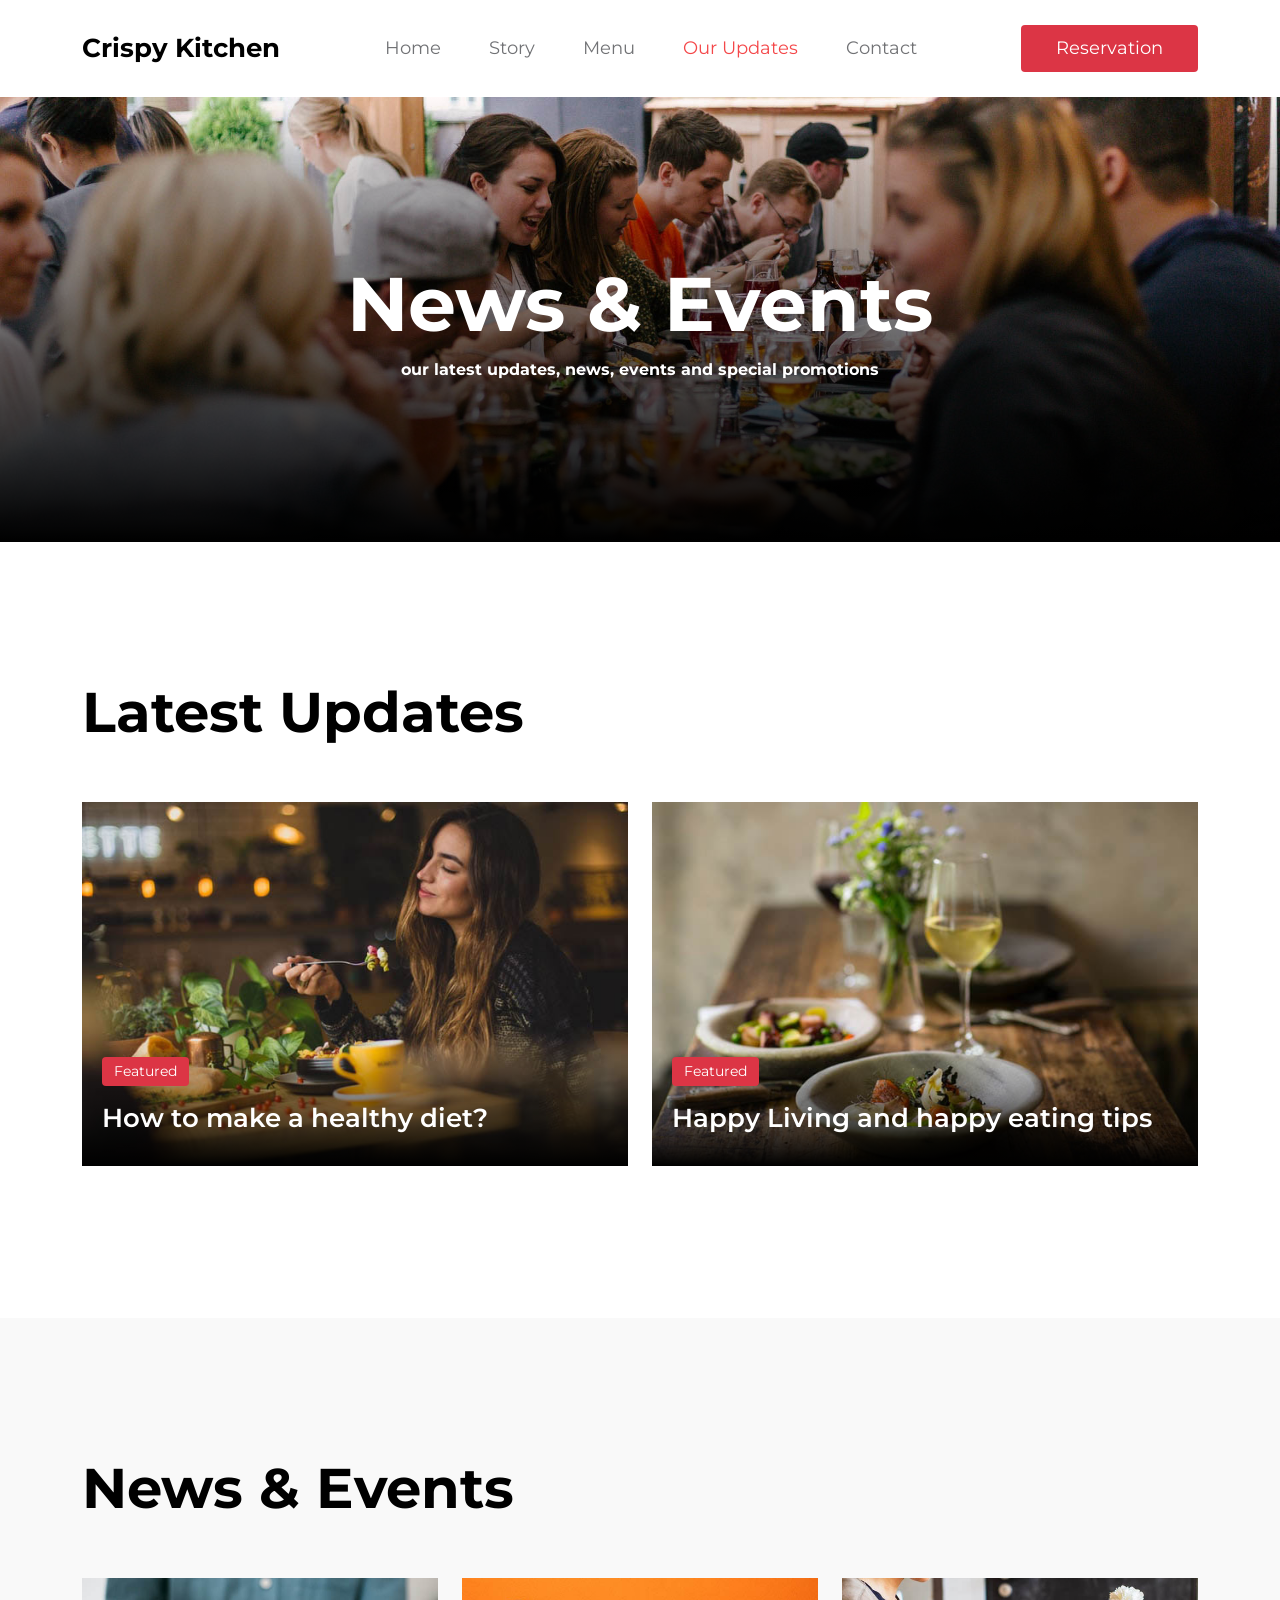
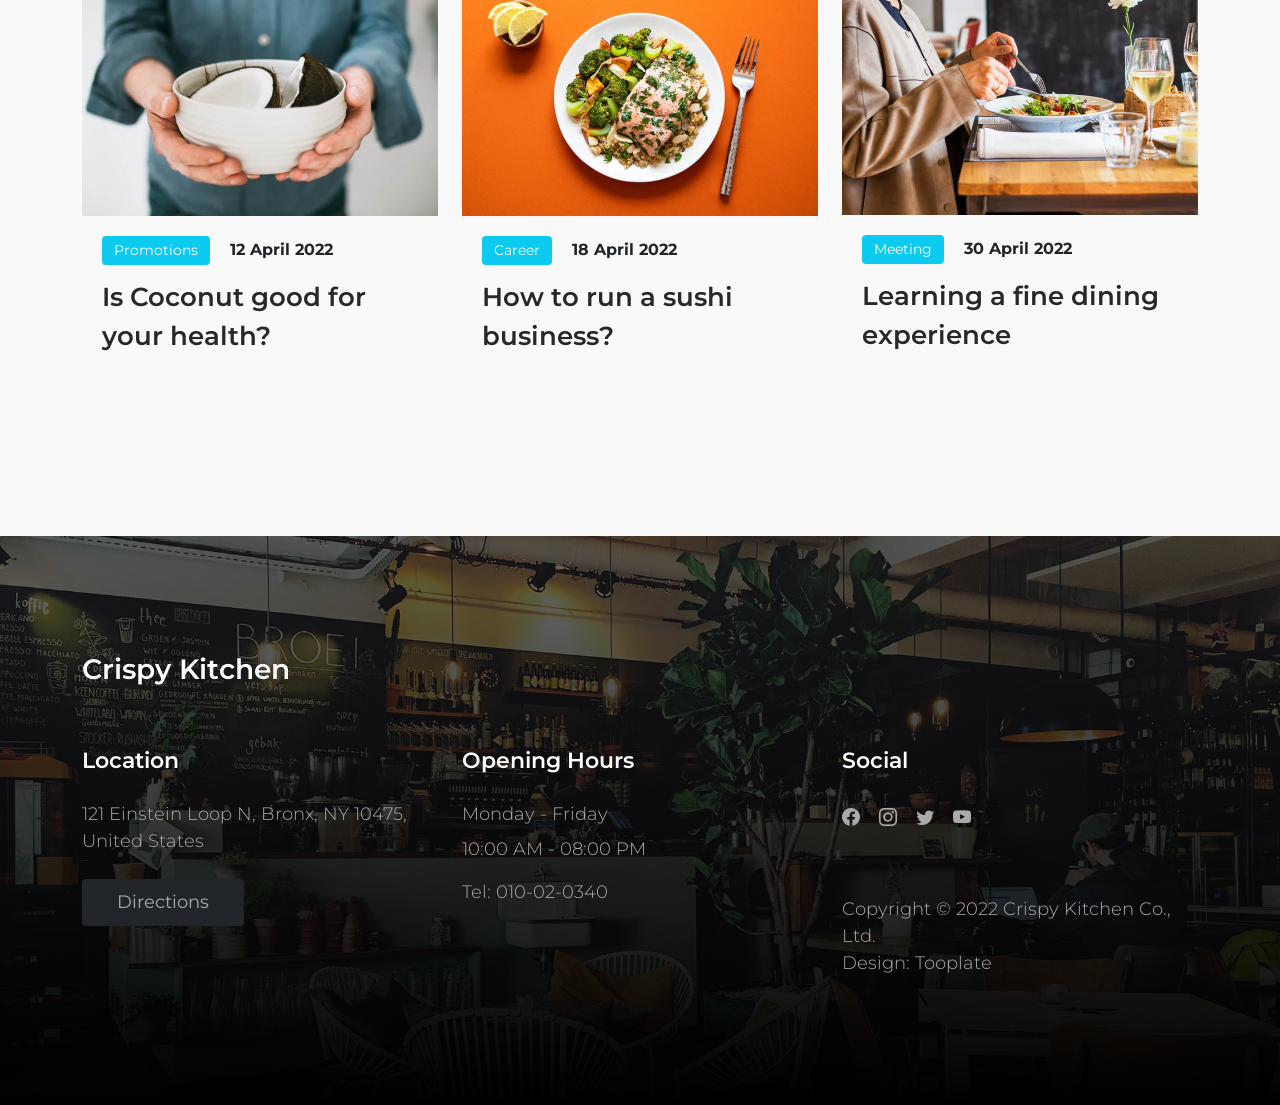
<file: KUNEFEZADE/KUNEFEZADE/news.html>
<!doctype html>
<html lang="en">
    <head>
        <meta charset="utf-8">
        <meta name="viewport" content="width=device-width, initial-scale=1">

        <meta name="description" content="">
        <meta name="author" content="">

        <title>Crispy Kitchen - News Section</title>

        <!-- CSS FILES --> 
        <link rel="preconnect" href="https://fonts.googleapis.com">
        
        <link rel="preconnect" href="https://fonts.gstatic.com" crossorigin>
        
        <link href="https://fonts.googleapis.com/css2?family=Montserrat:wght@300;400;600;700&display=swap" rel="stylesheet">                       
        <link href="css/bootstrap.min.css" rel="stylesheet">

        <link href="css/bootstrap-icons.css" rel="stylesheet">

        <link href="css/tooplate-crispy-kitchen.css" rel="stylesheet">
<!--

Tooplate 2129 Crispy Kitchen

https://www.tooplate.com/view/2129-crispy-kitchen

-->
    </head>
    
    <body>
        
        <nav class="navbar navbar-expand-lg bg-white shadow-lg">
            <div class="container">
                <button class="navbar-toggler" type="button" data-bs-toggle="collapse" data-bs-target="#navbarNav" aria-controls="navbarNav" aria-expanded="false" aria-label="Toggle navigation">
                    <span class="navbar-toggler-icon"></span>
                </button>
                
                <a class="navbar-brand" href="index.html">
                    Crispy Kitchen
                </a>

                <div class="d-lg-none">
                    <button type="button" class="custom-btn btn btn-danger" data-bs-toggle="modal" data-bs-target="#BookingModal">Reservation</button>
                </div>

                <div class="collapse navbar-collapse" id="navbarNav">
                    <ul class="navbar-nav mx-auto">
                        <li class="nav-item">
                            <a class="nav-link" href="index.html">Home</a>
                        </li>

                        <li class="nav-item">
                            <a class="nav-link" href="about.html">Story</a>
                        </li>

                        <li class="nav-item">
                            <a class="nav-link" href="menu.html">Menu</a>
                        </li>

                        <li class="nav-item">
                            <a class="nav-link active" href="news.html">Our Updates</a>
                        </li>

                        <li class="nav-item">
                            <a class="nav-link" href="contact.html">Contact</a>
                        </li>
                    </ul>
                </div>

                <div class="d-none d-lg-block">
                    <button type="button" class="custom-btn btn btn-danger" data-bs-toggle="modal" data-bs-target="#BookingModal">Reservation</button>
                </div>

            </div>
        </nav>

        <main>

            <header class="site-header site-news-header">
                <div class="container">
                    <div class="row">

                        <div class="col-lg-10 col-12 mx-auto">
                            <h1 class="text-white">News &amp; Events</h1>

                            <strong class="text-white">our latest updates, news, events and special promotions</strong>
                        </div>

                    </div>
                </div>

                <div class="overlay"></div>
            </header>

            <section class="news section-padding bg-white">
                <div class="container">
                    <div class="row">

                        <h2 class="mb-lg-5 mb-4">Latest Updates</h2>
                        
                        <div class="col-lg-6 col-md-6 col-12">
                            <div class="news-thumb mb-4">
                                <a href="news-detail.html">
                                    <img src="images/news/pablo-merchan-montes-Orz90t6o0e4-unsplash.jpg" class="img-fluid news-image" alt="">
                                </a>
                                
                                <div class="news-text-info news-text-info-large">
                                    <span class="category-tag bg-danger">Featured</span>

                                    <h5 class="news-title mt-2">
                                        <a href="news-detail.html" class="news-title-link">How to make a healthy diet?</a>
                                    </h5>
                                </div>
                            </div> 
                        </div>

                        <div class="col-lg-6 col-md-6 col-12">
                            <div class="news-thumb mb-4">
                                <a href="news-detail.html">
                                    <img src="images/news/stefan-johnson-xIFbDeGcy44-unsplash.jpg" class="img-fluid news-image" alt="">
                                </a>
                                
                                <div class="news-text-info news-text-info-large">
                                    <span class="category-tag bg-danger">Featured</span>

                                    <h5 class="news-title mt-2">
                                        <a href="news-detail.html" class="news-title-link">Happy Living and happy eating tips</a>
                                    </h5>
                                </div>
                            </div> 
                        </div>

                    </div>
                </div>
            </section>

            <section class="news section-padding">
                <div class="container">
                    <div class="row">

                        <div class="col-12">
                            <h2 class="mb-lg-5 mb-4">News &amp; Events</h2>
                        </div>

                        <div class="col-lg-4 col-md-6 col-12">
                            <div class="news-thumb mb-4">
                                <a href="news-detail.html">
                                    <img src="images/news/gilles-lambert-S_LhjpfIdm4-unsplash.jpg" class="img-fluid news-image" alt="">
                                </a>
                                
                                <div class="news-text-info">
                                    <span class="category-tag me-3 bg-info">Promotions</span>

                                    <strong>12 April 2022</strong>

                                    <h5 class="news-title mt-2">
                                        <a href="news-detail.html" class="news-title-link">Is Coconut good for your health?</a>
                                    </h5>
                                </div>
                            </div> 
                        </div>

                        <div class="col-lg-4 col-md-6 col-12">
                            <div class="news-thumb mb-4">
                                <a href="news-detail.html">
                                    <img src="images/news/ella-olsson-mmnKI8kMxpc-unsplash.jpg" class="img-fluid news-image" alt="">
                                </a>
                                
                                <div class="news-text-info">
                                    <span class="category-tag me-3 bg-info">Career</span>

                                    <strong>18 April 2022</strong>

                                    <h5 class="news-title mt-2">
                                        <a href="news-detail.html" class="news-title-link">How to run a sushi business?</a>
                                    </h5>
                                </div>
                            </div> 
                        </div>

                        <div class="col-lg-4 col-md-6 col-12">
                            <div class="news-thumb mb-4">
                                <a href="news-detail.html">
                                    <img src="images/news/louis-hansel-GiIiRV0FjwU-unsplash.jpg" class="img-fluid news-image" alt="">
                                </a>
                                
                                <div class="news-text-info">
                                    <span class="category-tag me-3 bg-info">Meeting</span>

                                    <strong>30 April 2022</strong>

                                    <h5 class="news-title mt-2">
                                        <a href="news-detail.html" class="news-title-link">Learning a fine dining experience</a>
                                    </h5>
                                </div>
                            </div> 
                        </div>

                    </div>
                </div>
            </section>

        </main>

        <footer class="site-footer section-padding">
            
            <div class="container">
                
                <div class="row">

                    <div class="col-12">
                        <h4 class="text-white mb-4 me-5">Crispy Kitchen</h4>
                    </div>

                    <div class="col-lg-4 col-md-7 col-xs-12 tooplate-mt30">
                        <h6 class="text-white mb-lg-4 mb-3">Location</h6>

                        <p>121 Einstein Loop N, Bronx, NY 10475, United States</p>

                        <a href="https://goo.gl/maps/wZVGLA7q64uC1s886" class="custom-btn btn btn-dark mt-2">Directions</a>
                    </div>

                    <div class="col-lg-4 col-md-5 col-xs-12 tooplate-mt30">
                        <h6 class="text-white mb-lg-4 mb-3">Opening Hours</h6>

                        <p class="mb-2">Monday - Friday</p>

                        <p>10:00 AM - 08:00 PM</p>

                        <p>Tel: <a href="tel: 010-02-0340" class="tel-link">010-02-0340</a></p>
                    </div>

                    <div class="col-lg-4 col-md-6 col-xs-12 tooplate-mt30">
                        <h6 class="text-white mb-lg-4 mb-3">Social</h6>

                        <ul class="social-icon">
                            <li><a href="#" class="social-icon-link bi-facebook"></a></li>

                            <li><a href="#" class="social-icon-link bi-instagram"></a></li>

                            <li><a href="#" class="social-icon-link bi-twitter"></a></li>

                            <li><a href="#" class="social-icon-link bi-youtube"></a></li>
                        </ul>
                    
                        <p class="copyright-text tooplate-mt60">Copyright © 2022 Crispy Kitchen Co., Ltd.
                        <br>Design: <a rel="nofollow" href="https://www.tooplate.com/" target="_blank">Tooplate</a></p>
                        
                    </div>

                </div><!-- row ending -->
                
             </div><!-- container ending -->
             
        </footer>

        <!-- Modal -->
        <div class="modal fade" id="BookingModal" tabindex="-1" aria-labelledby="BookingModal" aria-hidden="true">
            <div class="modal-dialog modal-dialog-centered modal-xl">
                <div class="modal-content">
                    <div class="modal-header">
                        <h3 class="mb-0">Reserve a table</h3>

                        <button type="button" class="btn-close" data-bs-dismiss="modal" aria-label="Close"></button>
                    </div>

                    <div class="modal-body d-flex flex-column justify-content-center">
                        <div class="booking">
                            
                            <form class="booking-form row" role="form" action="#" method="post">
                                <div class="col-lg-6 col-12">
                                    <label for="name" class="form-label">Full Name</label>

                                    <input type="text" name="name" id="name" class="form-control" placeholder="Your Name" required>
                                </div>

                                <div class="col-lg-6 col-12">
                                    <label for="email" class="form-label">Email Address</label>

                                    <input type="email" name="email" id="email" pattern="[^ @]*@[^ @]*" class="form-control" placeholder="your@email.com" required>
                                </div>

                                <div class="col-lg-6 col-12">
                                    <label for="phone" class="form-label">Phone Number</label>

                                    <input type="telephone" name="phone" id="phone" pattern="[0-9]{3}-[0-9]{3}-[0-9]{4}" class="form-control" placeholder="123-456-7890">
                                </div>

                                <div class="col-lg-6 col-12">
                                    <label for="people" class="form-label">Number of persons</label>

                                    <input type="text" name="people" id="people" class="form-control" placeholder="12 persons">
                                </div>

                                <div class="col-lg-6 col-12">
                                    <label for="date" class="form-label">Date</label>

                                    <input type="date" name="date" id="date" value="" class="form-control">
                                </div>

                                <div class="col-lg-6 col-12">
                                    <label for="time" class="form-label">Time</label>

                                    <select class="form-select form-control" name="time" id="time">
                                      <option value="5" selected>5:00 PM</option>
                                      <option value="6">6:00 PM</option>
                                      <option value="7">7:00 PM</option>
                                      <option value="8">8:00 PM</option>
                                      <option value="9">9:00 PM</option>
                                    </select>
                                </div>

                                <div class="col-12">
                                    <label for="message" class="form-label">Special Request</label>

                                    <textarea class="form-control" rows="4" id="message" name="message" placeholder=""></textarea>
                                </div>

                                <div class="col-lg-4 col-12 ms-auto">
                                    <button type="submit" class="form-control">Submit Request</button>
                                </div>
                            </form>
                        </div>
                    </div>

                    <div class="modal-footer"></div>
                    
                </div>
                
            </div>
        </div>
        
        <!-- JAVASCRIPT FILES -->
        <script src="js/jquery.min.js"></script>
        <script src="js/bootstrap.bundle.min.js"></script>
        <script src="js/custom.js"></script>

    </body>
</html>
</file>
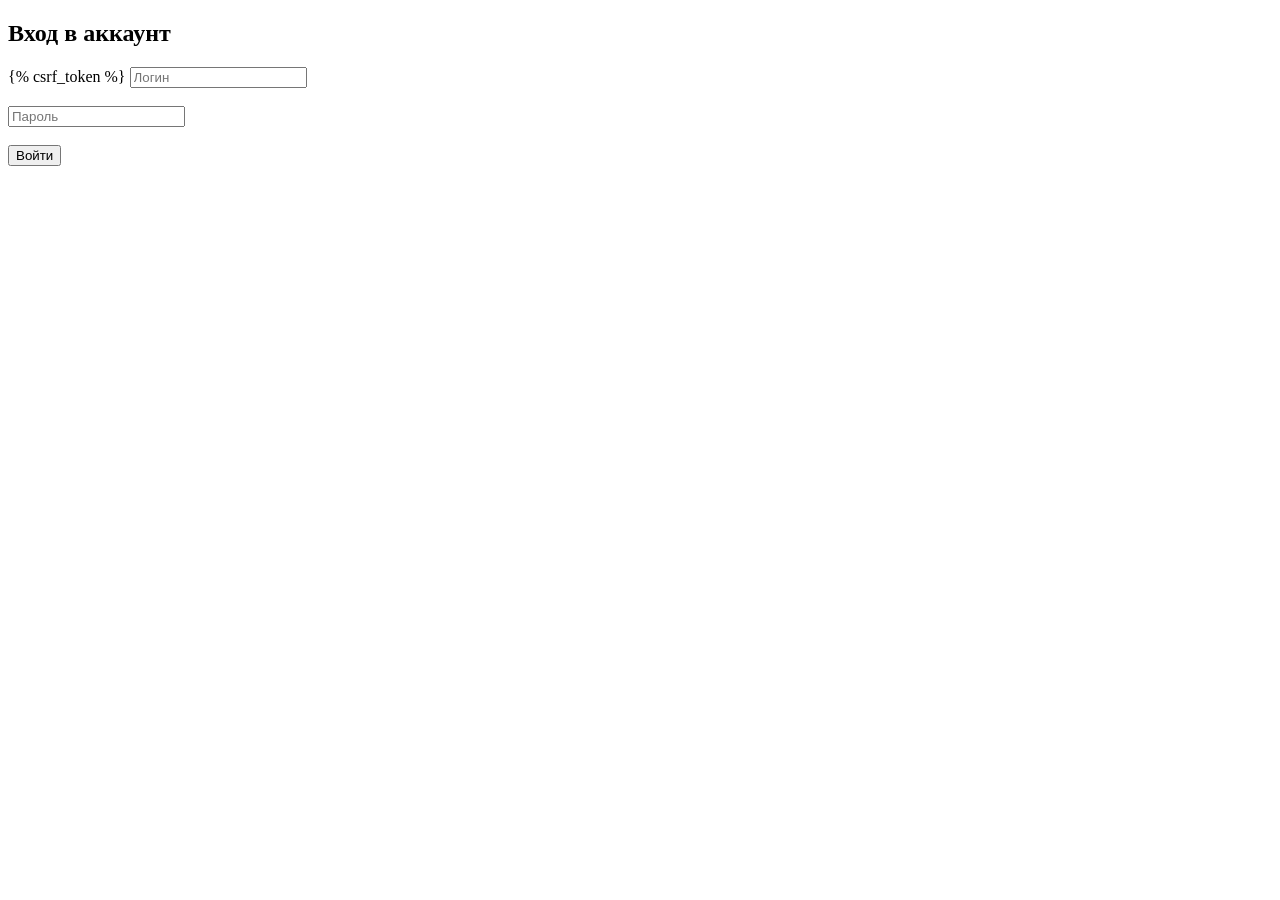
<file: main/templates/main/login.html>
<!doctype html>
<html lang="ru">
<head>
    <meta charset="utf-8">
    <title>Вход</title>
</head>
<body>

<h2>Вход в аккаунт</h2>

<form method="post">
    {% csrf_token %}

    <input type="text" name="username" placeholder="Логин"><br><br>

    <input type="password" name="password" placeholder="Пароль"><br><br>

    <button type="submit">Войти</button>
</form>

</body>
</html>
</file>
<file: KUNEFEZADE/KUNEFEZADE/css/tooplate-crispy-kitchen.css>
/*

Tooplate 2129 Crispy Kitchen

https://www.tooplate.com/view/2129-crispy-kitchen

*/


/*---------------------------------------
  CUSTOM PROPERTIES ( VARIABLES )             
-----------------------------------------*/
:root {
  --white-color:                  #FFFFFF;
  --primary-color:                #f44749;
  --secondary-color:              #f3af24;
  --section-bg-color:             #F9F9F9;
  --dark-color:                   #000000;
  --title-color:                  #565758;
  --news-title-color:             #292828;
  --p-color:                      #717275;
  --border-color:                 #eaeaea;
  --border-radius-default:        .25rem;

  --body-font-family:             'Montserrat', sans-serif;

  --h1-font-size:                 76px;
  --h2-font-size:                 56px;
  --h3-font-size:                 42px;
  --h4-font-size:                 28px;
  --h5-font-size:                 26px;
  --h6-font-size:                 22px;

  --p-font-size:                  18px;
  --menu-font-size:               18px;
  --category-font-size:           14px;

  --font-weight-light:            300;
  --font-weight-normal:           400;
  --font-weight-semibold:         600;
  --font-weight-bold:             700;
}

body {
    background: var(--white-color);
    font-family: var(--body-font-family);    
    position: relative;
}

/*---------------------------------------
  TYPOGRAPHY               
-----------------------------------------*/

h2,
h3,
h4,
h5,
h6 {
  color: var(--dark-color);
  line-height: inherit;
}

h1,
h2,
h3,
h4,
h5,
h6 {
  font-weight: var(--font-weight-semibold);
}

h1,
h2 {
  font-weight: var(--font-weight-bold);
}

h1 {
  font-size: var(--h1-font-size);
  line-height: normal;
}

h2 {
  font-size: var(--h2-font-size);
}

h3 {
  font-size: var(--h3-font-size);
}

h4 {
  font-size: var(--h4-font-size);
}

h5 {
  font-size: var(--h5-font-size);
}

h6 {
  font-size: var(--h6-font-size);
}

p,
.list .list-item {
  color: var(--p-color);
  font-size: var(--p-font-size);
  font-weight: var(--font-weight-light);
}

a, 
button {
  touch-action: manipulation;
  transition: all 0.3s;
}

.form-label {
  color: var(--p-color);
  font-weight: var(--font-weight-semibold);
}

a {
  color: var(--secondary-color);
  text-decoration: none;
}

a:hover {
  color: var(--primary-color);
}

::selection {
  background: var(--primary-color);
  color: var(--white-color);
}

::-moz-selection {
  background: var(--primary-color);
  color: var(--white-color);
}

.section-padding {
  padding-top: 8rem;
  padding-bottom: 8rem;
}

b,
strong {
  font-weight: var(--font-weight-bold);
}


/*---------------------------------------
  CUSTOM BUTTON              
-----------------------------------------*/
.custom-btn {
  border: 0;
  color: var(--white-color);
  font-size: var(--menu-font-size);
  padding: 10px 35px;
}


/*---------------------------------------
  NAVIGATION              
-----------------------------------------*/
.navbar {
  background: var(--white-color);
  padding-top: 20px;
  padding-bottom: 20px;
}

.navbar-brand {
  color: var(--dark-color);
  font-size: var(--h5-font-size);
  font-weight: var(--font-weight-bold);
  margin-right: 0;
}

.navbar-expand-lg .navbar-nav .nav-link {
  padding-right: 1.5rem;
  padding-left: 1.5rem;
}

.navbar-expand-lg .nav-link {
  color: var(--p-color);
  font-weight: var(--font-weight-normal);
  font-size: var(--menu-font-size);
  padding-top: 15px;
  padding-bottom: 15px;
}

.navbar-nav .nav-link.active, 
.nav-link:focus, 
.nav-link:hover {
  color: var(--primary-color);
}

.nav-link:focus {
  color: var(--p-color);
}

.navbar-toggler {
  border: 0;
  padding: 0;
  cursor: pointer;
  margin: 0;
  width: 30px;
  height: 35px;
  outline: none;
}

.navbar-toggler:focus {
  outline: none;
  box-shadow: none;
}

.navbar-toggler[aria-expanded="true"] .navbar-toggler-icon {
  background: transparent;
}

.navbar-toggler[aria-expanded="true"] .navbar-toggler-icon:before,
.navbar-toggler[aria-expanded="true"] .navbar-toggler-icon:after {
  transition: top 300ms 50ms ease, -webkit-transform 300ms 350ms ease;
  transition: top 300ms 50ms ease, transform 300ms 350ms ease;
  transition: top 300ms 50ms ease, transform 300ms 350ms ease, -webkit-transform 300ms 350ms ease;
  top: 0;
}

.navbar-toggler[aria-expanded="true"] .navbar-toggler-icon:before {
  transform: rotate(45deg);
}

.navbar-toggler[aria-expanded="true"] .navbar-toggler-icon:after {
  transform: rotate(-45deg);
}

.navbar-toggler .navbar-toggler-icon {
  background: var(--dark-color);
  transition: background 10ms 300ms ease;
  display: block;
  width: 30px;
  height: 2px;
  position: relative;
}

.navbar-toggler .navbar-toggler-icon:before,
.navbar-toggler .navbar-toggler-icon:after {
  transition: top 300ms 350ms ease, -webkit-transform 300ms 50ms ease;
  transition: top 300ms 350ms ease, transform 300ms 50ms ease;
  transition: top 300ms 350ms ease, transform 300ms 50ms ease, -webkit-transform 300ms 50ms ease;
  position: absolute;
  right: 0;
  left: 0;
  background: var(--dark-color);
  width: 30px;
  height: 2px;
  content: '';
}

.navbar-toggler .navbar-toggler-icon:before {
  top: -8px;
}

.navbar-toggler .navbar-toggler-icon:after {
  top: 8px;
}


/*---------------------------------------
  SITE HEADER              
-----------------------------------------*/
.site-header {
  background-repeat: no-repeat;
  background-position: center;
  background-size: cover;
  padding-top: 10rem;
  padding-bottom: 10rem;
  text-align: center;
  position: relative;
}

.site-header .container {
  position: relative;
  z-index: 2;
}

.site-news-detail-header {
  background: transparent;
  text-align: left;
   padding-top: 6rem;
  padding-bottom: 6rem;
}

.site-about-header {
  background-image: url('../images/header/briana-tozour-V_Nkf1E-vYA-unsplash.jpg');
}

.site-menu-header {
  background-image: url('../images/header/luisa-brimble-aFzg83dvnAI-unsplash.jpg');
}

.site-news-header {
  background-image: url('../images/header/priscilla-du-preez-W3SEyZODn8U-unsplash.jpg');
}

.site-contact-header {
  background-image: url('../images/header/rod-long-I79Pgmhmy5M-unsplash.jpg');
}

.overlay {
  background: linear-gradient(to top, var(--dark-color), transparent 100%);
  position: absolute;
  top: 0;
  right: 0;
  bottom: 0;
  left: 0;
}


/*---------------------------------------
  HERO              
-----------------------------------------*/
.hero {
  position: relative;
  overflow: hidden;
  padding-top: 20.542rem;
  padding-bottom: 20.542rem;
}

.hero .container {
  position: absolute;
  z-index: 9;
  top: 50%;
  left: 50%;
  transform: translate(-50%, -50%);
  width: 100%;
}

.video-wrap {
  z-index: -100;
}

.custom-video {
  position: absolute;
  top: 0;
  left: 0;
  object-fit: cover;
  width: 100%;
  height: 100%;
}


/*---------------------------------------
  HERO SLIDE               
-----------------------------------------*/
.carousel-image {
  width: 100%;
  height: 100%;
  object-fit: cover;
}

.carousel-thumb {
  position: relative;
}

.carousel-caption {
  background: linear-gradient(to top, var(--dark-color), transparent 90%);
  text-align: left;
  position: absolute;
  right: 0;
  bottom: 0;
  left: 0;
  padding: 60px 40px;
}

.hero-carousel .reviews-text,
.hero-text {
  color: var(--white-color);
}

.price-tag {
  background: var(--white-color);
  border-radius: 100px;
  color: var(--secondary-color);
  font-size: var(--menu-font-size);
  font-weight: var(--font-weight-semibold);
  display: inline-block;
  width: 84px;
  height: 64px;
  line-height: 64px;
  text-align: center;
}

.hero-carousel .carousel-control-prev,
.hero-carousel .carousel-control-next {
  position: absolute;
  top: auto;
  bottom: 0;
  opacity: 1;
}

.hero-carousel .carousel-control-prev,
.hero-carousel .carousel-control-next {
  background: var(--secondary-color);
  width: 60px;
  height: 60px;
  text-align: center;
}

.hero-carousel .carousel-control-prev {
  left: auto;
  right: 60px;
}

.hero-carousel .carousel-control-next {
  background: var(--primary-color);
  right: 0;
}

.hero-carousel .carousel-control-prev:hover, 
.hero-carousel .carousel-control-next:hover {
  background: var(--dark-color);
}

.hero-carousel .carousel-control-prev-icon,
.hero-carousel .carousel-control-next-icon {
  background-image: none;
  width: inherit;
  height: inherit;
  line-height: 60px;
}

.hero-carousel .carousel-control-prev-icon::before,
.hero-carousel .carousel-control-next-icon::before {
  font-family: bootstrap-icons;
  display: block;
  margin: auto;
  font-size: var(--h5-font-size);
  color: var(--white-color);
}

.hero-carousel .carousel-control-prev-icon::before {
  content: "\f13f";
}

.hero-carousel .carousel-control-next-icon::before {
  content: "\f144";
}

.reviews-icon {
  color: var(--secondary-color);
}


/*---------------------------------------
  MENU               
-----------------------------------------*/
.menu,
.about,
.news,
.related-news,
.newsletter,
.comments {
  background: var(--section-bg-color);
}

.menu-thumb {
  position: relative;
  overflow: hidden;
}

.menu-info {
  padding: 20px 20px 30px 20px;
}

.menu-image {
  display: block;
}

.menu-image-wrap {
  position: relative;
}

.menu-tag {
  position: absolute;
  top: 0;
  right: 0;
  margin: 20px;
}

.newsletter-image {
  border-radius: 100%;
  object-fit: cover;
  display: block;
  margin: 0 auto;
  max-width: 450px;
  max-height: 450px;
}


/*---------------------------------------
  NEWS               
-----------------------------------------*/
.news-thumb {
  position: relative;
  overflow: hidden;
}

.news-thumb > a {
  display: block;
  width: 100%;
  height: 100%;
  position: relative;
  z-index: 2;
  transition: all 0.3s ease-out;
}

.news-thumb > a:hover {
  transform: scale(1.2);
}

.news-text-info {
  background: var(--section-bg-color);
  position: relative;
  z-index: 2;
  padding: 20px;
  transition: all 0.3s ease-out;
}

.related-news .news-text-info {
  background: var(--white-color);
}

.news-text-info-large {
  background: linear-gradient(to top, var(--dark-color), transparent 90%);
  position: absolute;
  z-index: 2;
  bottom: 0;
  right: 0;
  left: 0;
  pointer-events: none;
}

.news-text-info-large .news-title-link {
  color: var(--white-color);
}

.news-title-link {
  color: var(--news-title-color);
}

.news-image {
  display: block;
  width: 100%;
  transition: all 0.3s ease-out;
}

.news-image:hover {
  transform: scale(1.2);
}

.category-tag,
.menu-tag {
  background: var(--dark-color);
  border-radius: var(--border-radius-default);
  color: var(--white-color);
  font-size: var(--category-font-size);
  display: inline-block;
  padding: 4px 12px;
}

.category-tag {
  margin-bottom: 5px;
}

.comment-form {
  margin-bottom: 60px;
}

.news-author {
  border-bottom: 1px solid rgba(0,0,0,0.05);
  margin-bottom: 30px;
  padding-left: 15px;
  padding-right: 15px;
  padding-bottom: 30px;
}

.news-author:last-child {
  border-bottom: 0;
  padding-bottom: 0;
}

.news-author-image {
  border-radius: 100px;
  object-fit: cover;
  width: 70px;
  height: 70px;
}


/*---------------------------------------
  CUSTOM FORM            
-----------------------------------------*/
.custom-form .form-control {
  margin-bottom: 20px;
  padding: 14px 10px;
  transition: all 0.3s;
}

.custom-form button[type="submit"] {
  background: var(--dark-color);
  border: 0;
  color: var(--white-color);
  text-transform: uppercase;
}

.custom-form button[type="submit"]:hover {
  background: var(--primary-color);
}


/*---------------------------------------
  SUBSCRIBE FORM            
-----------------------------------------*/
.subscribe-form .form-control {
  margin-top: 20px;
  margin-bottom: 10px;
}


/*---------------------------------------
  BOOKING FORM            
-----------------------------------------*/
#BookingModal .modal-content {
  border: 0;
  overflow: hidden;
}

#BookingModal .modal-content::before {
  content: "";
  background-color: var(--white-color);
  background-image: url('../images/sincerely-media-HoEYgBL_Gcs-unsplash.jpg');
  background-repeat: no-repeat;
  background-position: top;
  background-size: cover;
  width: 60%;
  height: 100%;
  position: absolute;
  top: 0;
  right: 0;
}

#BookingModal .modal-header {
  border-bottom: 0;
  position: relative;
  padding: 26px 32px 0 32px;
}

#BookingModal .modal-body {
  padding: 38px 32px;
  padding-right: 35%;
}

#BookingModal .modal-footer {
  border-top: 0;
  padding: 0;
}

.booking-form .form-control {
  font-weight: var(--font-weight-normal);
  padding-top: 12px;
  padding-bottom: 12px;
  margin-bottom: 25px;
  transition: all 0.3s;
}

.booking-form button[type="submit"] {
  background: var(--dark-color);
  border: 0;
  font-weight: var(--font-weight-semibold);
  color: var(--white-color);
  text-transform: uppercase;
  margin-bottom: 0;
}

.booking-form button[type="submit"]:hover {
  background: var(--primary-color);
}

.BgImage {
  background-image: url('../images/alex-haney-CAhjZmVk5H4-unsplash.jpg');
  background-repeat: no-repeat;
  background-size: cover;
  background-attachment: fixed;
  height: 500px;
}


/*---------------------------------------
  FOOTER              
-----------------------------------------*/
.site-footer {
  background-image: url('../images/daan-evers-tKN1WXrzQ3s-unsplash.jpg');
  background-repeat: no-repeat;
  background-position: center;
  background-size: cover;
  padding-top: 7rem;
  padding-bottom: 7rem;
  position: relative;
}

.site-footer::before {
  content: "";
  background: linear-gradient(to top, var(--dark-color), transparent 200%);
  position: absolute;
  top: 0;
  right: 0;
  bottom: 0;
  left: 0;
}

.site-footer .container {
  position: relative;
}

.tooplate-mt30 {
	margin-top: 30px;
}
.tooplate-mt60 {
	margin-top: 60px;
}

.copyright-text {
  font-size: var(--menu-font-size);
}

.tel-link {
  color: var(--p-color);
}

.site-footer a:hover {
  color: var(--white-color);
}

.site-footer a {
  	color: #AAA;;
}

.site-footer p {
	color: #AAA;
}


/*---------------------------------------
  SOCIAL ICON               
-----------------------------------------*/
.social-icon {
  margin: 0;
  padding: 0;
}

.social-icon li {
  list-style: none;
  display: inline-block;
  vertical-align: top;
  transition: all 0.3s;
}

.social-icon:hover li:not(:hover) {
  opacity: 0.65;
}

.social-icon-link {
  color: var(--p-color);
  font-size: var(--p-font-size);
  display: inline-block;
  vertical-align: top;
  margin-top: 4px;
  margin-bottom: 4px;
  margin-right: 15px;
}

.social-icon-link:hover {
  color: var(--primary-color);
}


/*---------------------------------------
  RESPONSIVE STYLES               
-----------------------------------------*/
@media screen and (max-width: 1180px) {
  h1 {
    font-size: 62px;
  }
}

@media screen and (max-width: 1170px) {
  h1 {
    font-size: 56px;
  }
}


@media screen and (max-width: 991px) {
  h1 {
    font-size: 38px;
  }

  h2 {
    font-size: 32px;
  }

  h3 {
    font-size: 26px;
  }

  h4 {
    font-size: 24px;
  }

  h5 {
    font-size: 20px;
  }

  h6 {
    font-size: 18px;
  }

  .site-header,
  .section-padding {
    padding-top: 5rem;
    padding-bottom: 5rem;
  }

  .navbar {
    padding-top: 10px;
    padding-bottom: 10px;
  }

  .navbar-nav .nav-link {
    padding-top: 5px;
    padding-bottom: 10px;
  }

  #BookingModal .modal-content {
    padding-bottom: 200px;
  }

  #BookingModal .modal-content::before {
    background-image: url('../images/sincerely-media-HoEYgBL_Gcs-unsplash-mobile.jpg');
    background-position: bottom;
    top: auto;
    left: 0;
    bottom: 0;
    width: 100%;
    height: 200px;
    transform: rotate(180deg);
  }

  #BookingModal .modal-body {
    padding-top: 18px;
    padding-right: 32px;
  }
}

@media screen and (max-width: 480px) {
  .newsletter-image {
    max-width: 310px;
    max-height: 310px;
  }

  .hero-carousel .carousel-control-prev,
  .hero-carousel .carousel-control-next {
    width: 50px;
    height: 50px;
  }
}
</file>
